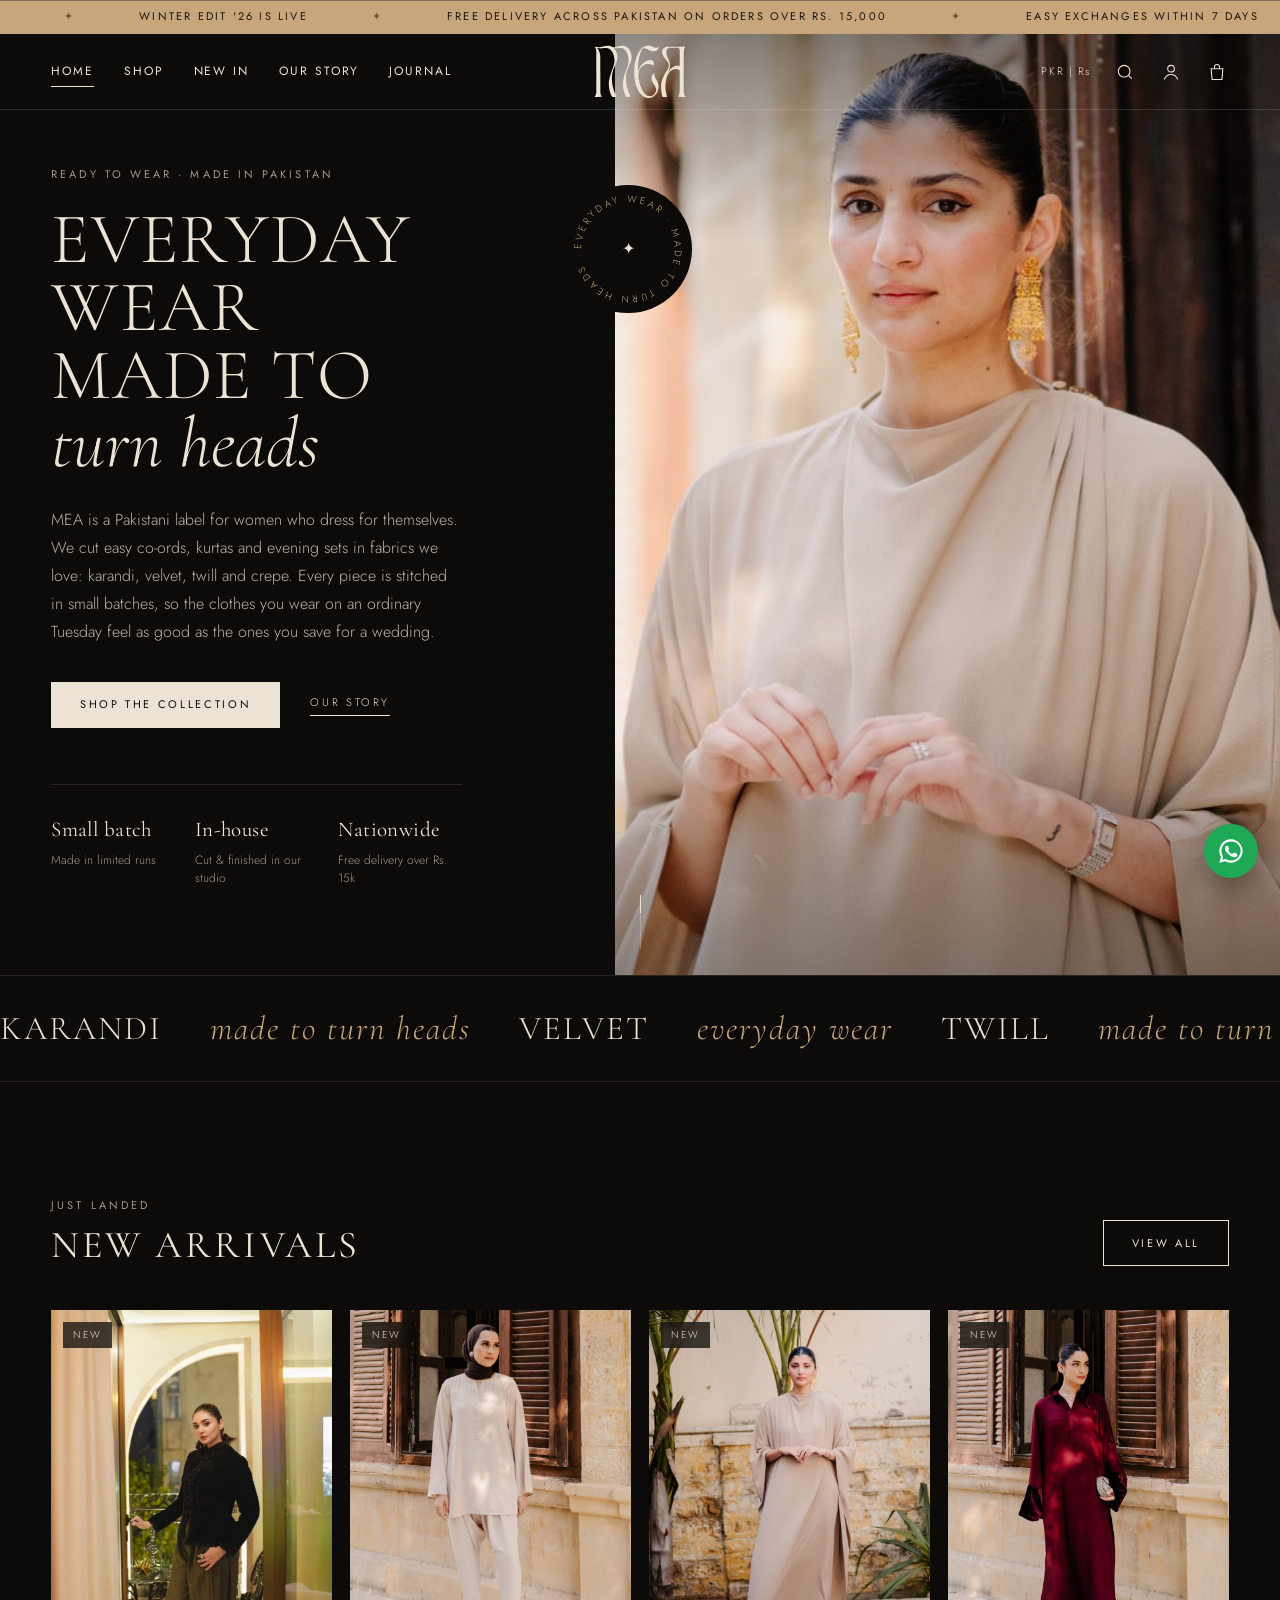
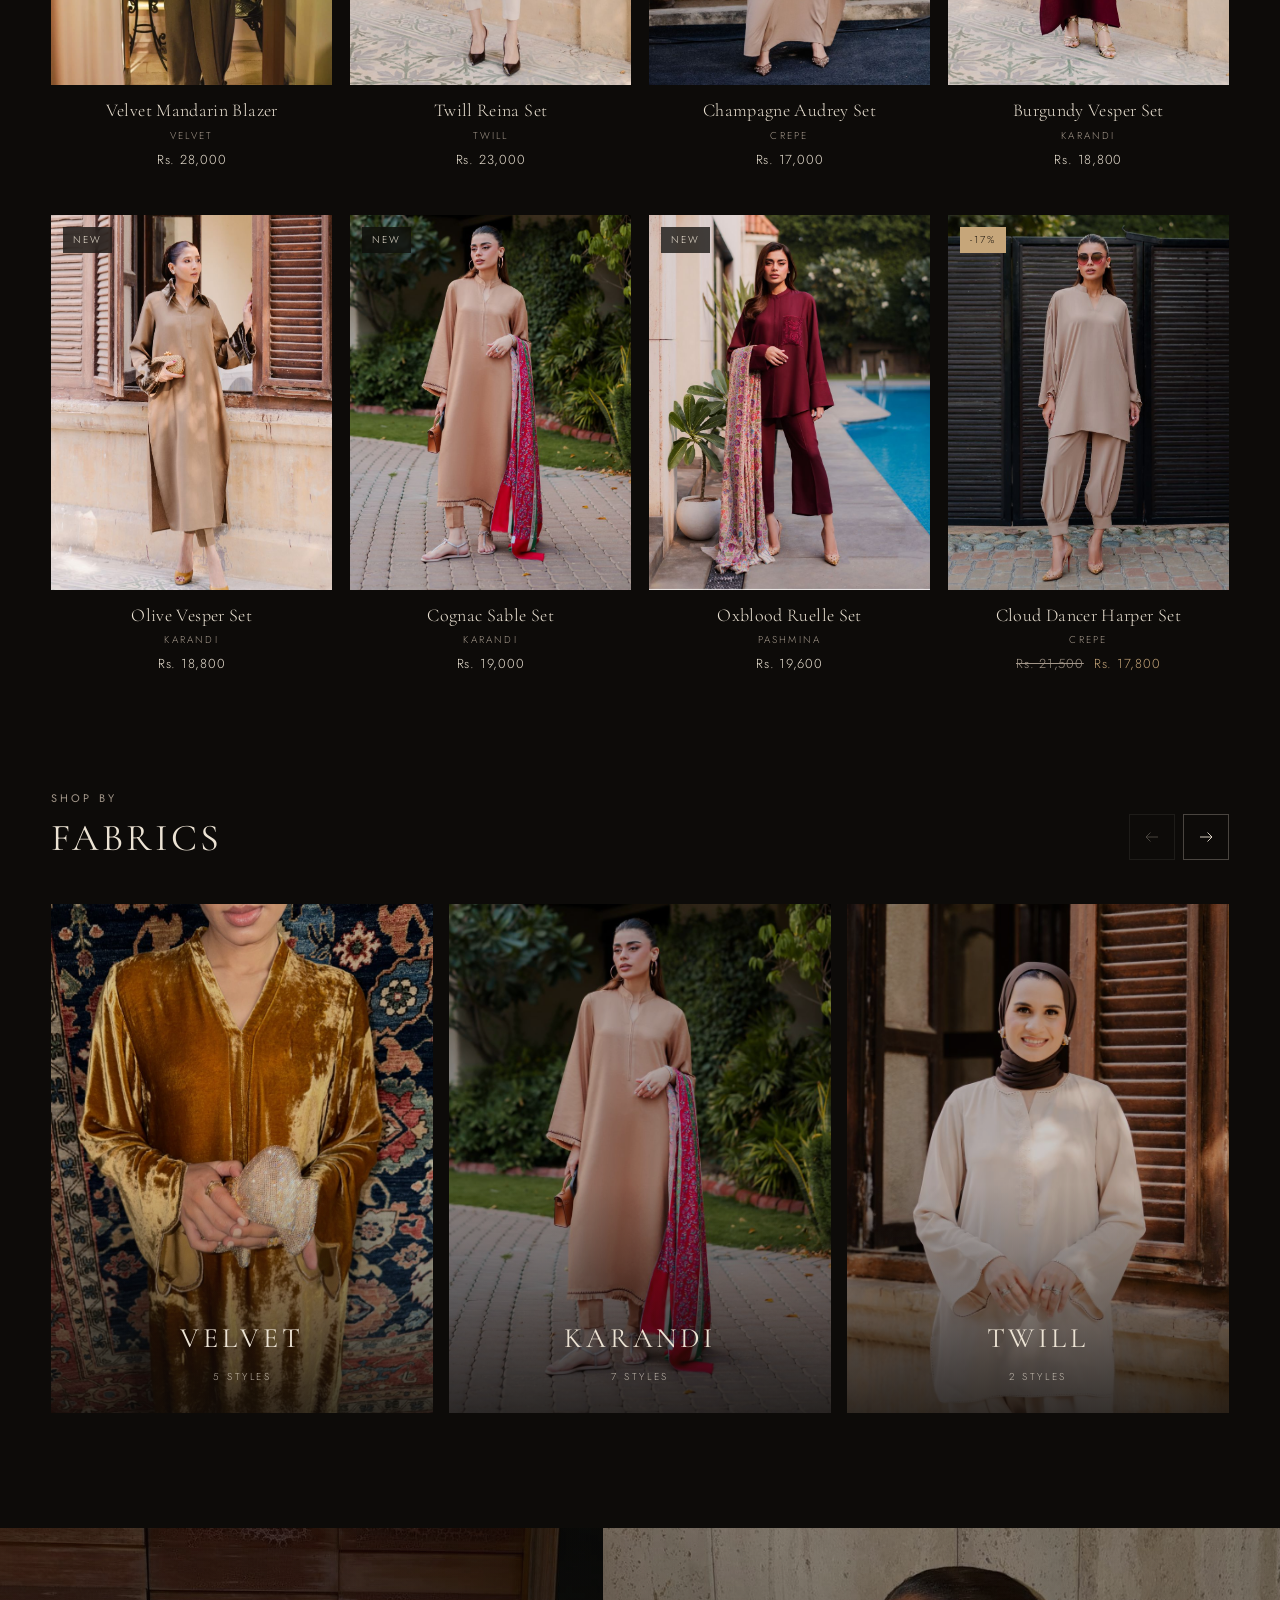
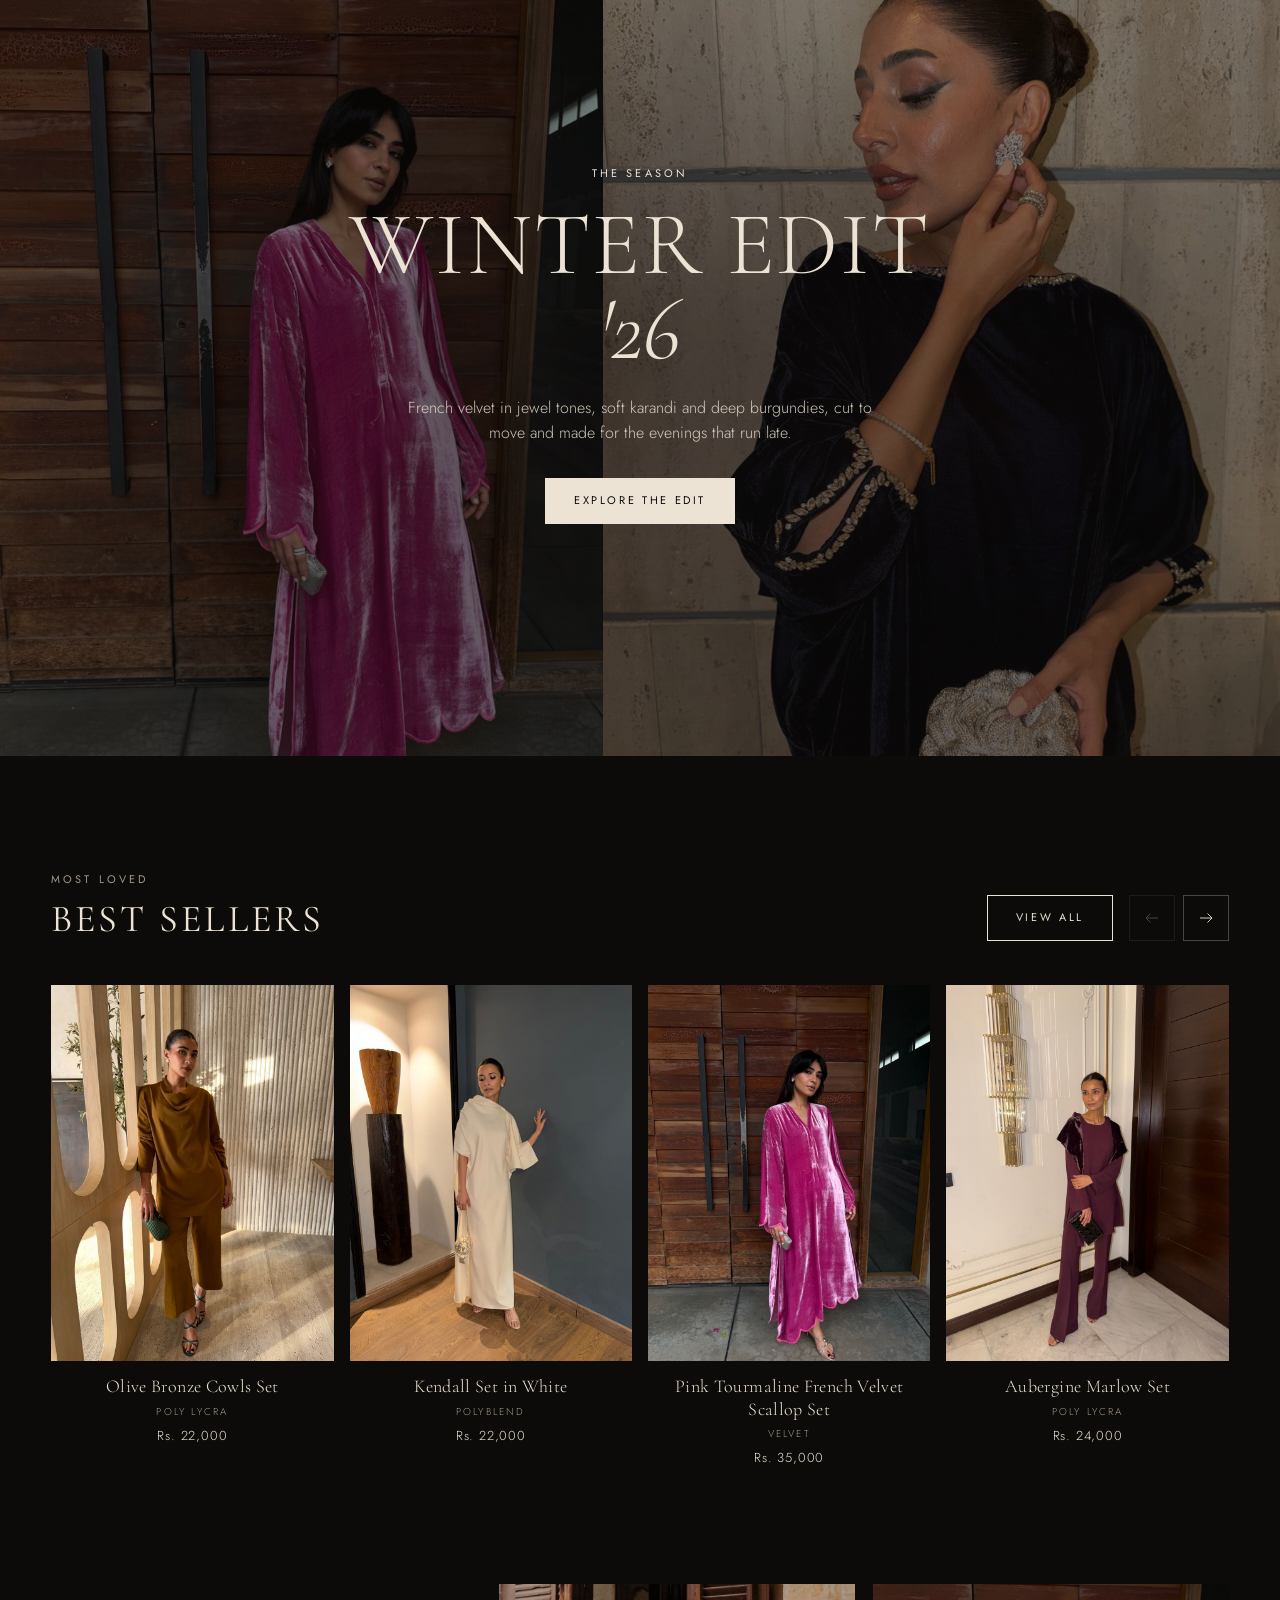
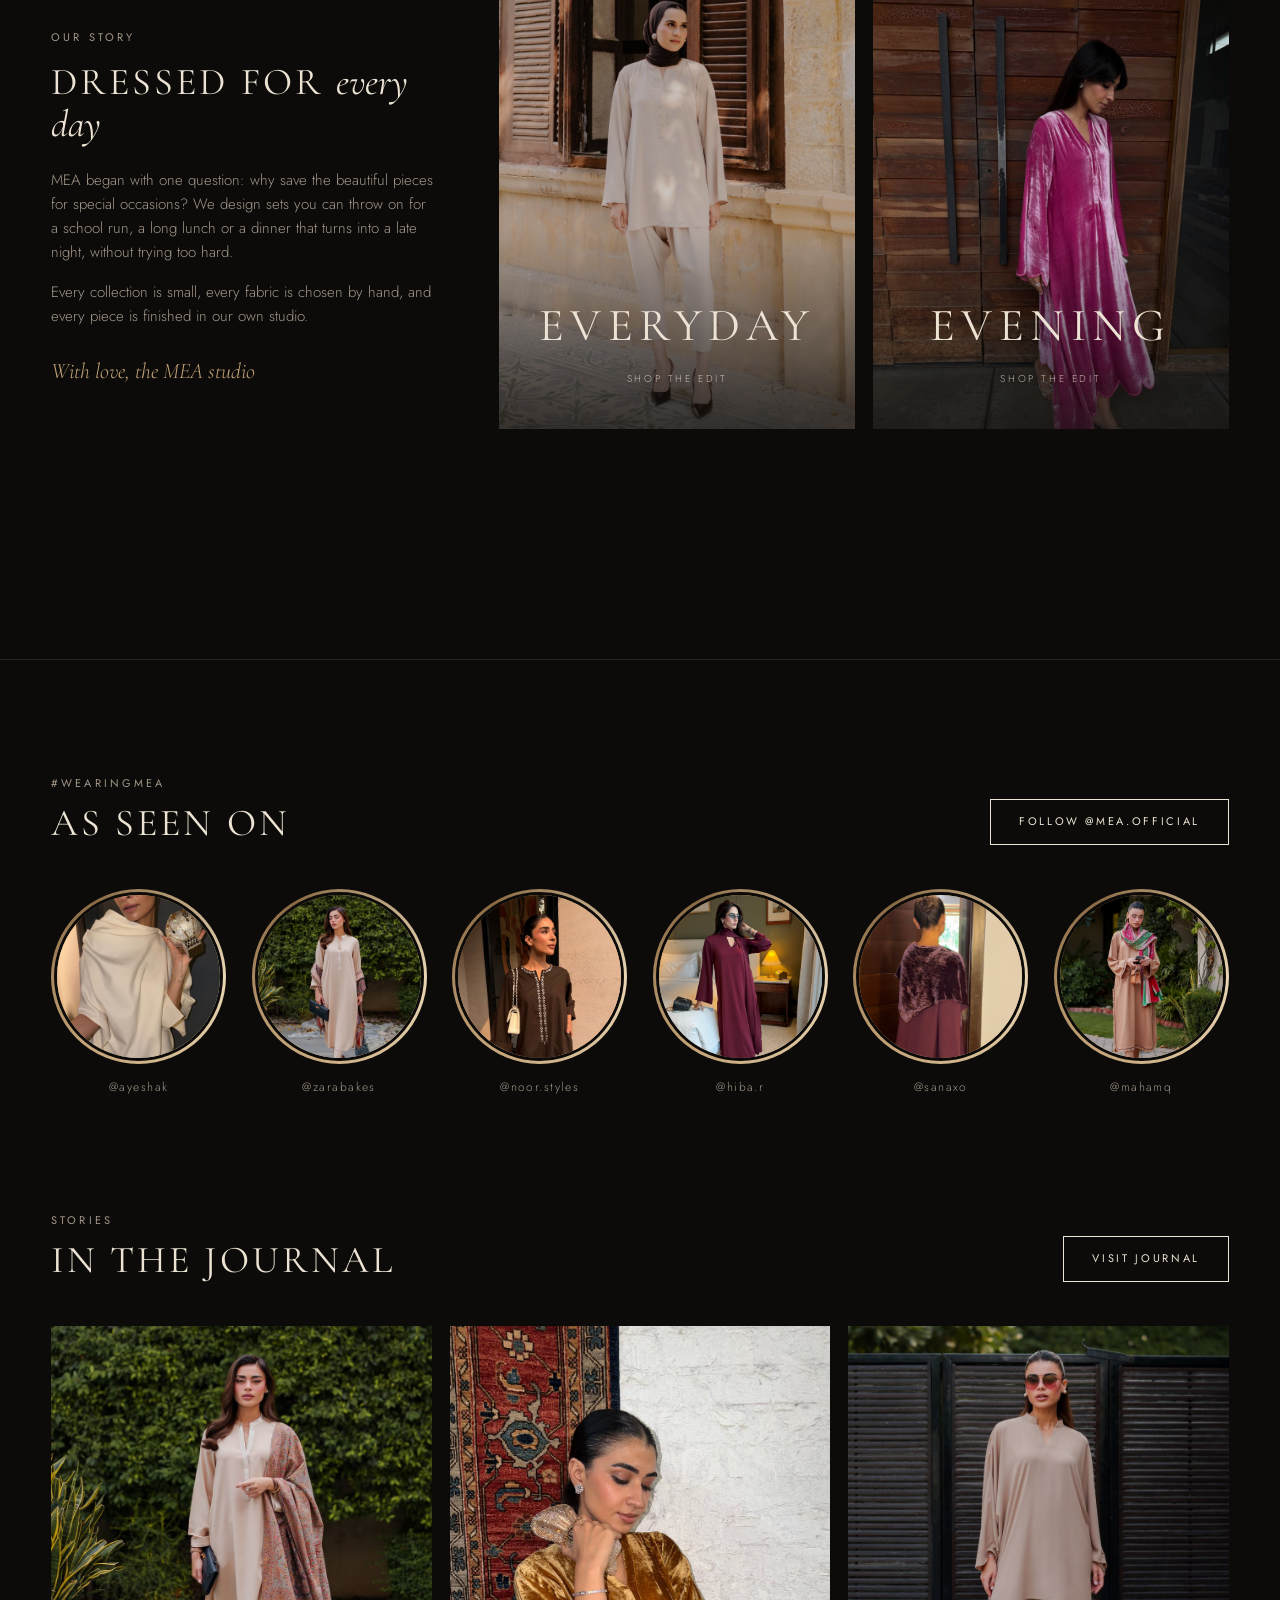
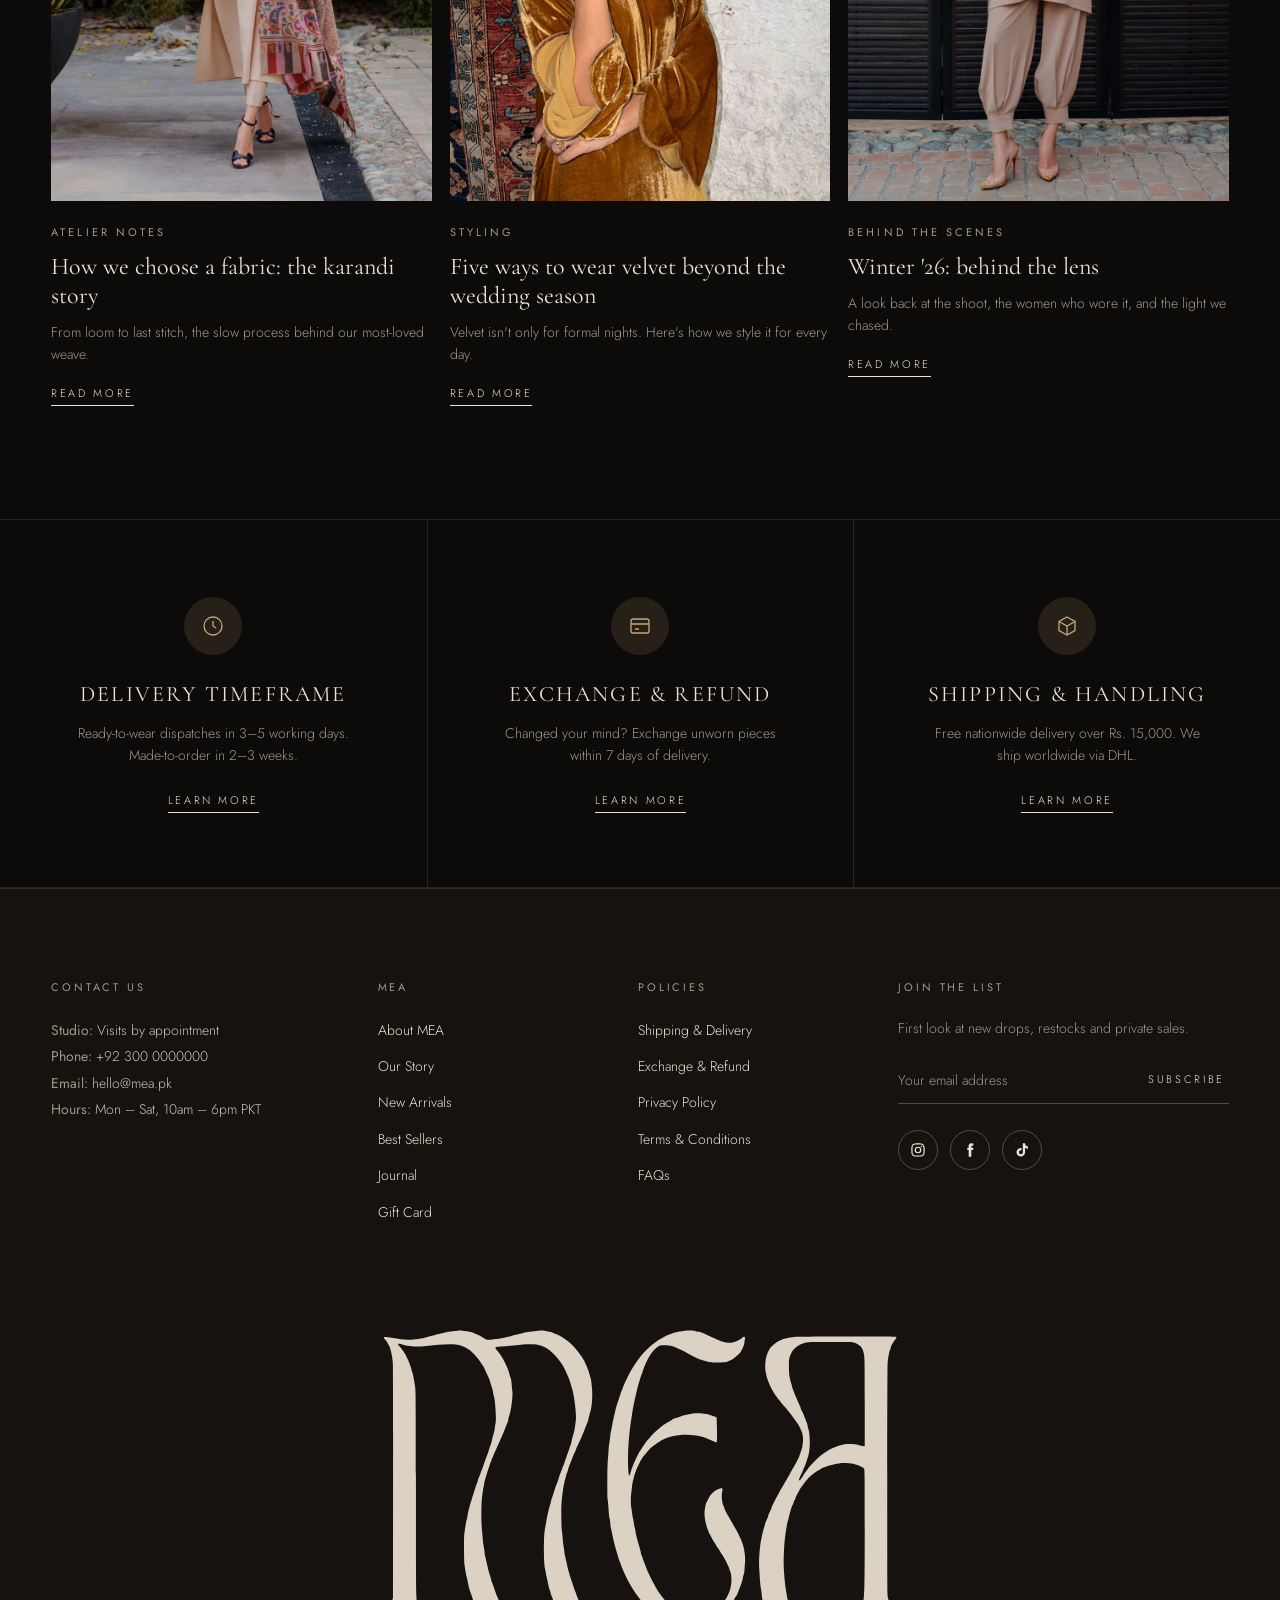
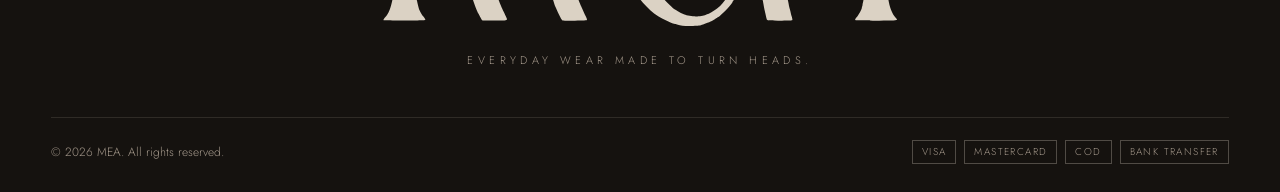
<file: index.html>
<!doctype html>
<html lang="en">
<head>
<meta charset="utf-8">
<meta name="viewport" content="width=device-width, initial-scale=1">
<meta name="theme-color" content="#0d0b09">
<link rel="icon" href="assets/img/mea-logo.svg" type="image/svg+xml">
<link rel="preconnect" href="https://fonts.googleapis.com">
<link rel="preconnect" href="https://fonts.gstatic.com" crossorigin>
<link href="https://fonts.googleapis.com/css2?family=Cormorant+Garamond:ital,wght@0,300;0,400;0,500;1,300;1,400&family=Jost:wght@300;400;500&display=swap" rel="stylesheet">
<link rel="stylesheet" href="css/style.css">
<title>MEA | Everyday Wear Made to Turn Heads</title>
<meta name="description" content="MEA: everyday wear made to turn heads. Co-ord sets, kurtas and evening wear in karandi, velvet, twill and crepe. Made in Pakistan.">
</head>
<body data-page="home" class="has-hero">
<main>
  <section class="about-hero" id="about" aria-label="About MEA">
    <div class="about-hero__copy">
      <span class="eyebrow load-in">Ready to wear · Made in Pakistan</span>
      <h1 class="display load-in">Everyday wear<br>made to <span class="italic">turn heads</span></h1>
      <p class="load-in">MEA is a Pakistani label for women who dress for themselves. We cut easy co-ords, kurtas and evening sets in fabrics we love: karandi, velvet, twill and crepe. Every piece is stitched in small batches, so the clothes you wear on an ordinary Tuesday feel as good as the ones you save for a wedding.</p>
      <div class="about-hero__cta load-in">
        <a class="btn btn--solid" href="shop.html">Shop the collection</a>
        <a class="link-underline" href="#story">Our story</a>
      </div>
      <ul class="about-hero__facts load-in">
        <li><strong>Small batch</strong><span>Made in limited runs</span></li>
        <li><strong>In-house</strong><span>Cut &amp; finished in our studio</span></li>
        <li><strong>Nationwide</strong><span>Free delivery over Rs. 15k</span></li>
      </ul>
    </div>
    <div class="about-hero__media">
      <figure class="about-hero__main"><img src="assets/products/champagne-audrey-set-4.jpg" alt="Woman in a champagne MEA set" fetchpriority="high" data-parallax="0.08"></figure>
      <span class="about-hero__badge" aria-hidden="true"><svg viewBox="0 0 120 120"><defs><path id="circ" d="M60 60m-44 0a44 44 0 1 1 88 0a44 44 0 1 1-88 0"/></defs><text><textPath href="#circ" textLength="272" lengthAdjust="spacing">EVERYDAY WEAR · MADE TO TURN HEADS · </textPath></text></svg></span>
    </div>
    <a class="scroll-cue" href="#new" aria-label="Scroll down"><span></span></a>
  </section>

  <div class="band band--slim" aria-hidden="true"><div class="band__track">
    <span>Karandi</span><span>made to turn heads</span><span>Velvet</span><span>everyday wear</span><span>Twill</span><span>made to turn heads</span><span>Crepe</span><span>everyday wear</span>
    <span>Karandi</span><span>made to turn heads</span><span>Velvet</span><span>everyday wear</span><span>Twill</span><span>made to turn heads</span><span>Crepe</span><span>everyday wear</span>
  </div></div>

  <section class="section" id="new">
    <div class="container">
      <div class="section__head">
        <div><span class="eyebrow">Just landed</span><h2 class="title">New Arrivals</h2></div>
        <a class="btn" href="shop.html?c=new">View all</a>
      </div>
      <div class="grid" id="newGrid"></div>
    </div>
  </section>

  <section class="section" style="padding-top:0">
    <div class="container">
      <div class="section__head">
        <div><span class="eyebrow">Shop by</span><h2 class="title">Fabrics</h2></div>
        <div class="carousel__nav" data-carousel-nav="fabrics"><button type="button" class="arrow" aria-label="Previous"><svg viewBox="0 0 24 24"><path d="M20 12H4m6-6-6 6 6 6"/></svg></button><button type="button" class="arrow" aria-label="Next"><svg viewBox="0 0 24 24"><path d="M4 12h16m-6-6 6 6-6 6"/></svg></button></div>
      </div>
      <div class="carousel carousel--3" data-carousel="fabrics"><div class="carousel__track" id="fabricTrack"></div></div>
    </div>
  </section>

  <section class="campaign" aria-label="Winter Edit 2026">
    <div class="campaign__media">
      <img src="assets/products/pink-tourmaline-french-velvet-scallop-set-1.jpg" alt="" loading="lazy" data-parallax="0.12">
      <img src="assets/products/navy-kelly-kaftaan-2.jpg" alt="" loading="lazy" data-parallax="0.12">
    </div>
    <div class="campaign__copy reveal">
      <span class="eyebrow">The season</span>
      <h2 class="display">Winter Edit <span class="italic">'26</span></h2>
      <p>French velvet in jewel tones, soft karandi and deep burgundies, cut to move and made for the evenings that run late.</p>
      <a class="btn btn--solid" href="shop.html?c=evening">Explore the edit</a>
    </div>
  </section>

  <section class="section">
    <div class="container">
      <div class="section__head">
        <div><span class="eyebrow">Most loved</span><h2 class="title">Best Sellers</h2></div>
        <div style="display:flex;gap:16px;align-items:center">
          <a class="btn" href="shop.html?c=bestseller">View all</a>
          <div class="carousel__nav" data-carousel-nav="best"><button type="button" class="arrow" aria-label="Previous"><svg viewBox="0 0 24 24"><path d="M20 12H4m6-6-6 6 6 6"/></svg></button><button type="button" class="arrow" aria-label="Next"><svg viewBox="0 0 24 24"><path d="M4 12h16m-6-6 6 6-6 6"/></svg></button></div>
        </div>
      </div>
      <div class="carousel" data-carousel="best"><div class="carousel__track" id="bestTrack"></div></div>
    </div>
  </section>

  <section class="section" id="story" style="padding-top:0">
    <div class="container story">
      <div class="story__copy reveal">
        <span class="eyebrow">Our story</span>
        <h2 class="title" style="margin:14px 0 22px">Dressed for <span class="italic">every day</span></h2>
        <p>MEA began with one question: why save the beautiful pieces for special occasions? We design sets you can throw on for a school run, a long lunch or a dinner that turns into a late night, without trying too hard.</p>
        <p>Every collection is small, every fabric is chosen by hand, and every piece is finished in our own studio.</p>
        <div class="signature">With love, the MEA studio</div>
      </div>
      <div class="split" id="split"></div>
    </div>
  </section>

  <section class="section section--line">
    <div class="container">
      <div class="section__head">
        <div><span class="eyebrow">#WearingMEA</span><h2 class="title">As Seen On</h2></div>
        <a class="btn" href="#" data-toast="Links to the brand's Instagram at launch.">Follow @mea.official</a>
      </div>
      <div class="seen" id="seen"></div>
    </div>
  </section>

  <section class="section" id="journal" style="padding-top:0">
    <div class="container">
      <div class="section__head">
        <div><span class="eyebrow">Stories</span><h2 class="title">In the Journal</h2></div>
        <a class="btn" href="#" data-toast="The journal is added at launch.">Visit journal</a>
      </div>
      <div class="grid grid--3" id="journalTrack"></div>
    </div>
  </section>
</main>
<script src="js/vendor/lenis.min.js"></script>
<script src="js/logo.js"></script>
<script src="js/products.js"></script>
<script src="js/app.js"></script>
</body>
</html>
</file>
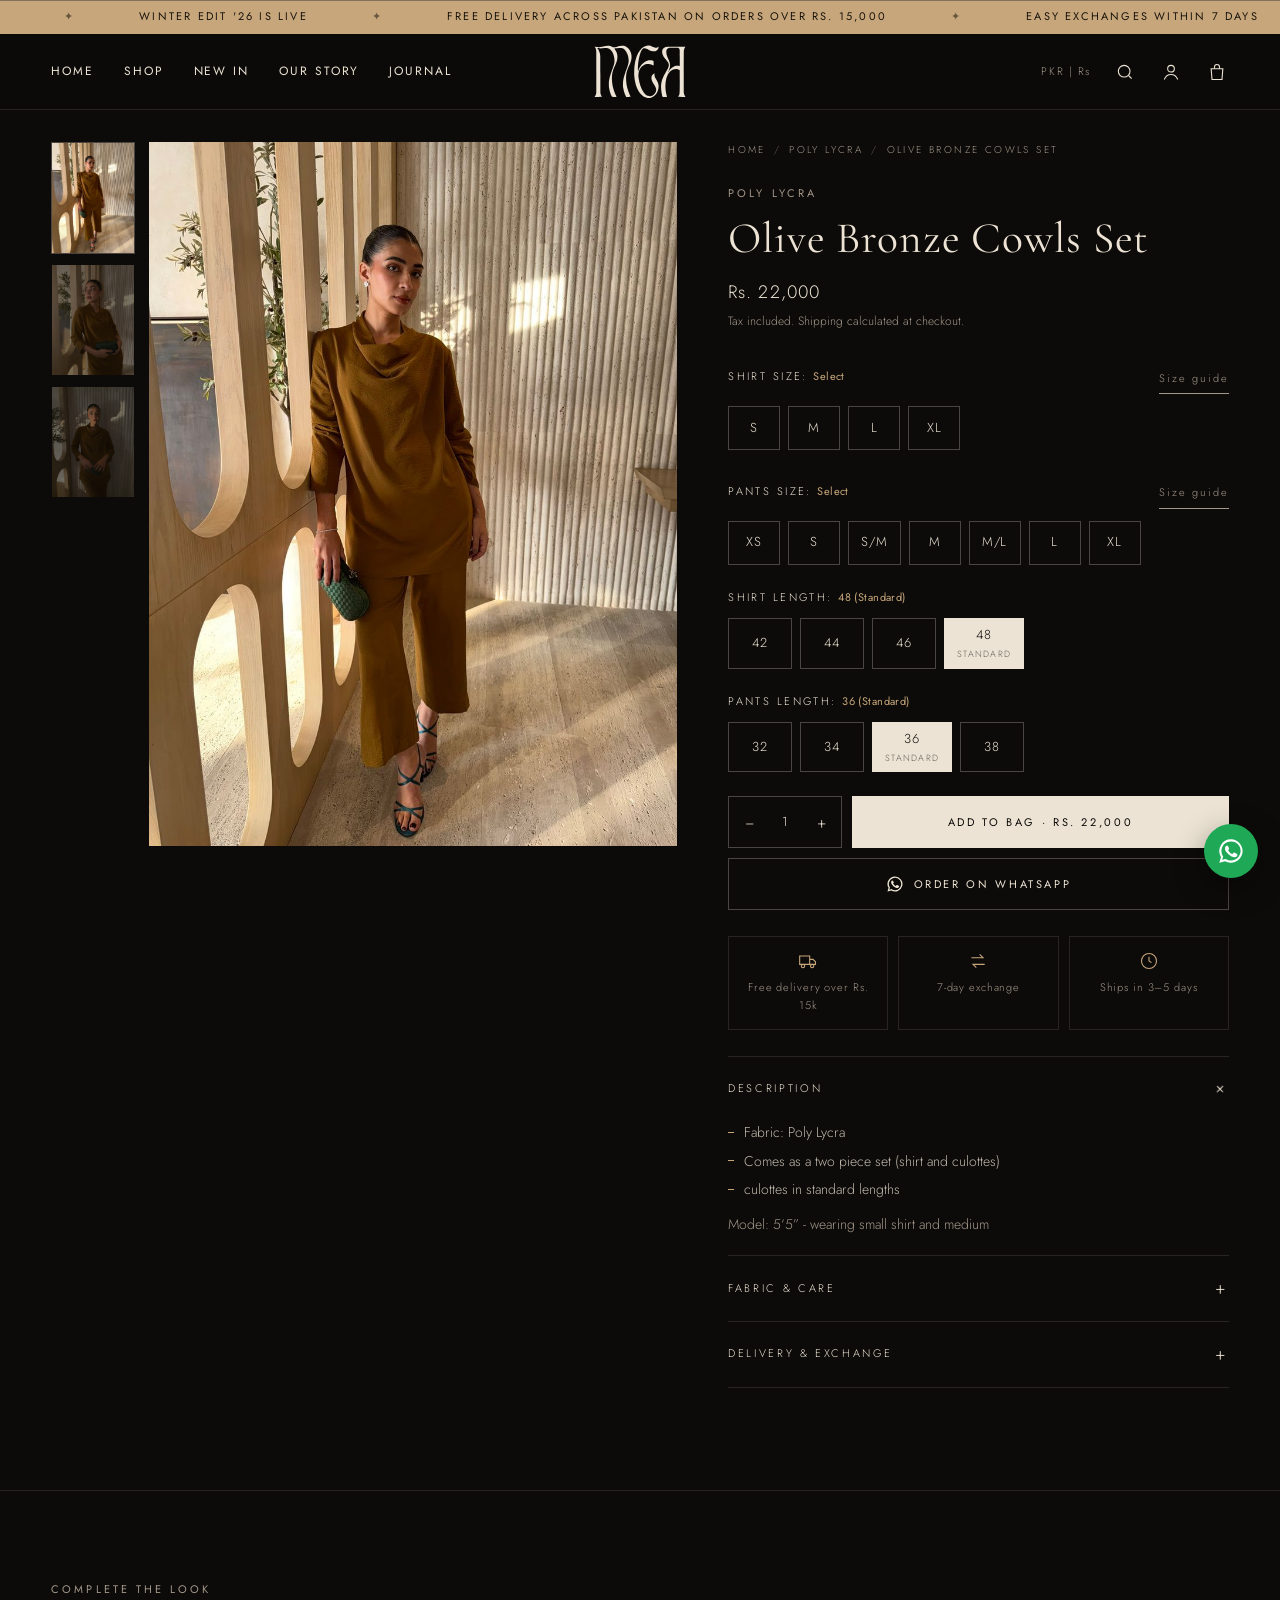
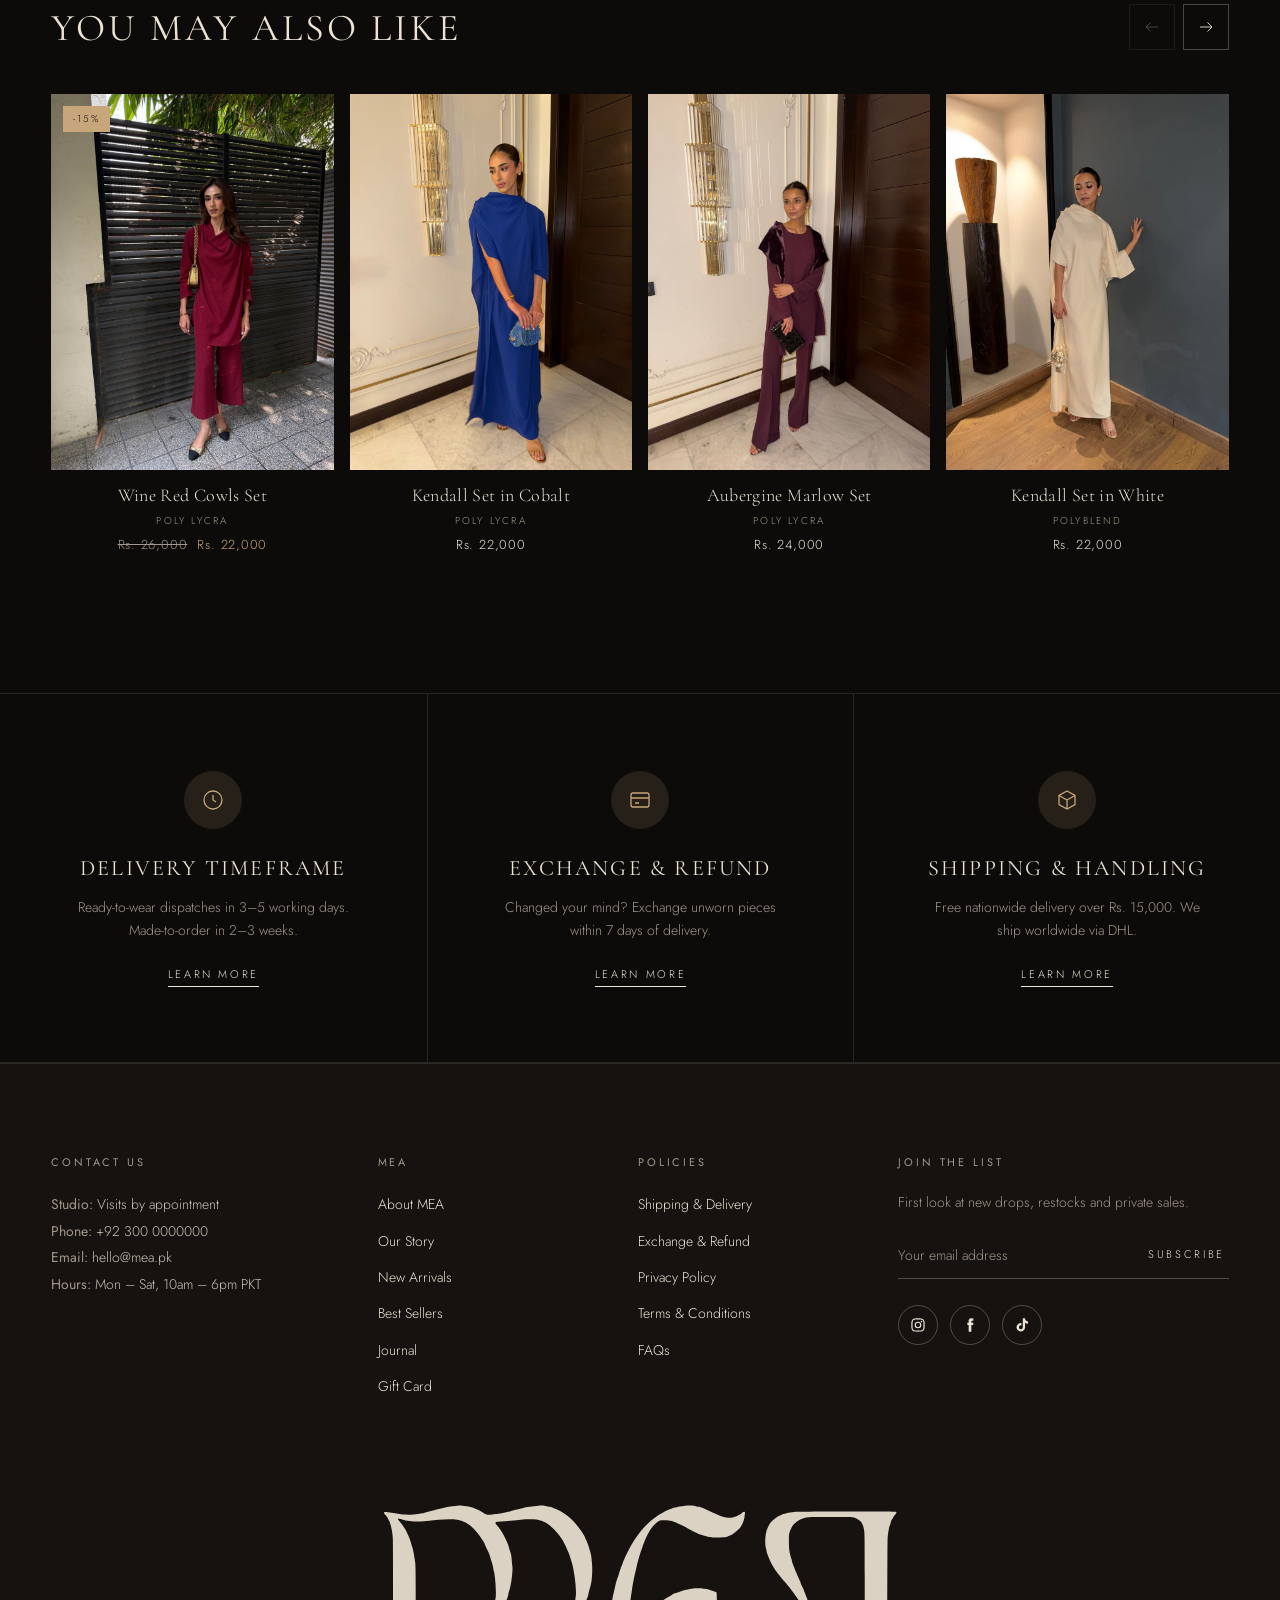
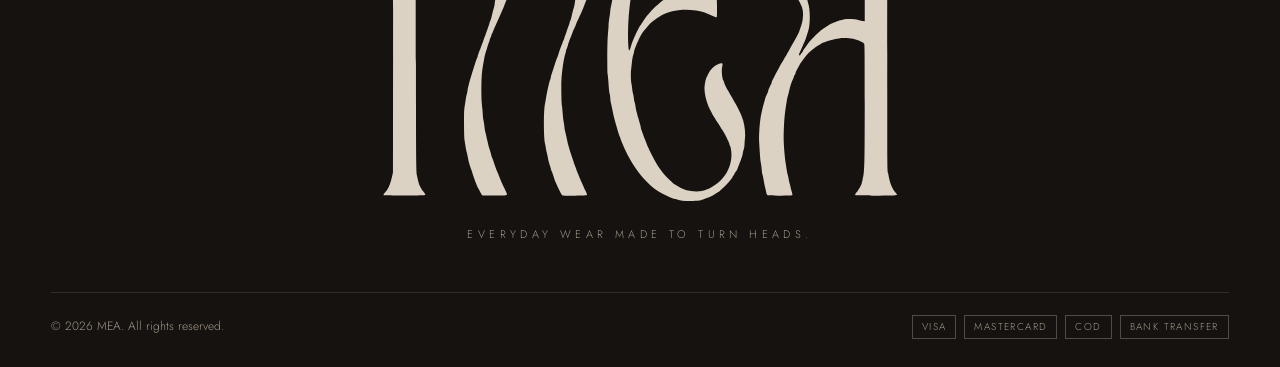
<file: product.html>
<!doctype html>
<html lang="en">
<head>
<meta charset="utf-8">
<meta name="viewport" content="width=device-width, initial-scale=1">
<meta name="theme-color" content="#0d0b09">
<link rel="icon" href="assets/img/mea-logo.svg" type="image/svg+xml">
<link rel="preconnect" href="https://fonts.googleapis.com">
<link rel="preconnect" href="https://fonts.gstatic.com" crossorigin>
<link href="https://fonts.googleapis.com/css2?family=Cormorant+Garamond:ital,wght@0,300;0,400;0,500;1,300;1,400&family=Jost:wght@300;400;500&display=swap" rel="stylesheet">
<link rel="stylesheet" href="css/style.css">
<title>Product | MEA</title>
<meta name="description" content="MEA: everyday wear made to turn heads.">
</head>
<body data-page="product">
<main>
  <div class="container"><div class="pdp" id="pdp"></div></div>
  <section class="section section--border" style="padding-top:clamp(56px,7vw,96px);border-top:1px solid var(--line)">
    <div class="container">
      <div class="section__head">
        <div><span class="eyebrow">Complete the look</span><h2 class="title">You May Also Like</h2></div>
        <div class="carousel__nav" data-carousel-nav="related"><button type="button" class="arrow" aria-label="Previous"><svg viewBox="0 0 24 24"><path d="M20 12H4m6-6-6 6 6 6"/></svg></button><button type="button" class="arrow" aria-label="Next"><svg viewBox="0 0 24 24"><path d="M4 12h16m-6-6 6 6-6 6"/></svg></button></div>
      </div>
      <div class="carousel" data-carousel="related"><div class="carousel__track" id="relatedTrack"></div></div>
    </div>
  </section>
</main>
<script src="js/vendor/lenis.min.js"></script>
<script src="js/logo.js"></script>
<script src="js/products.js"></script>
<script src="js/app.js"></script>
</body>
</html>
</file>
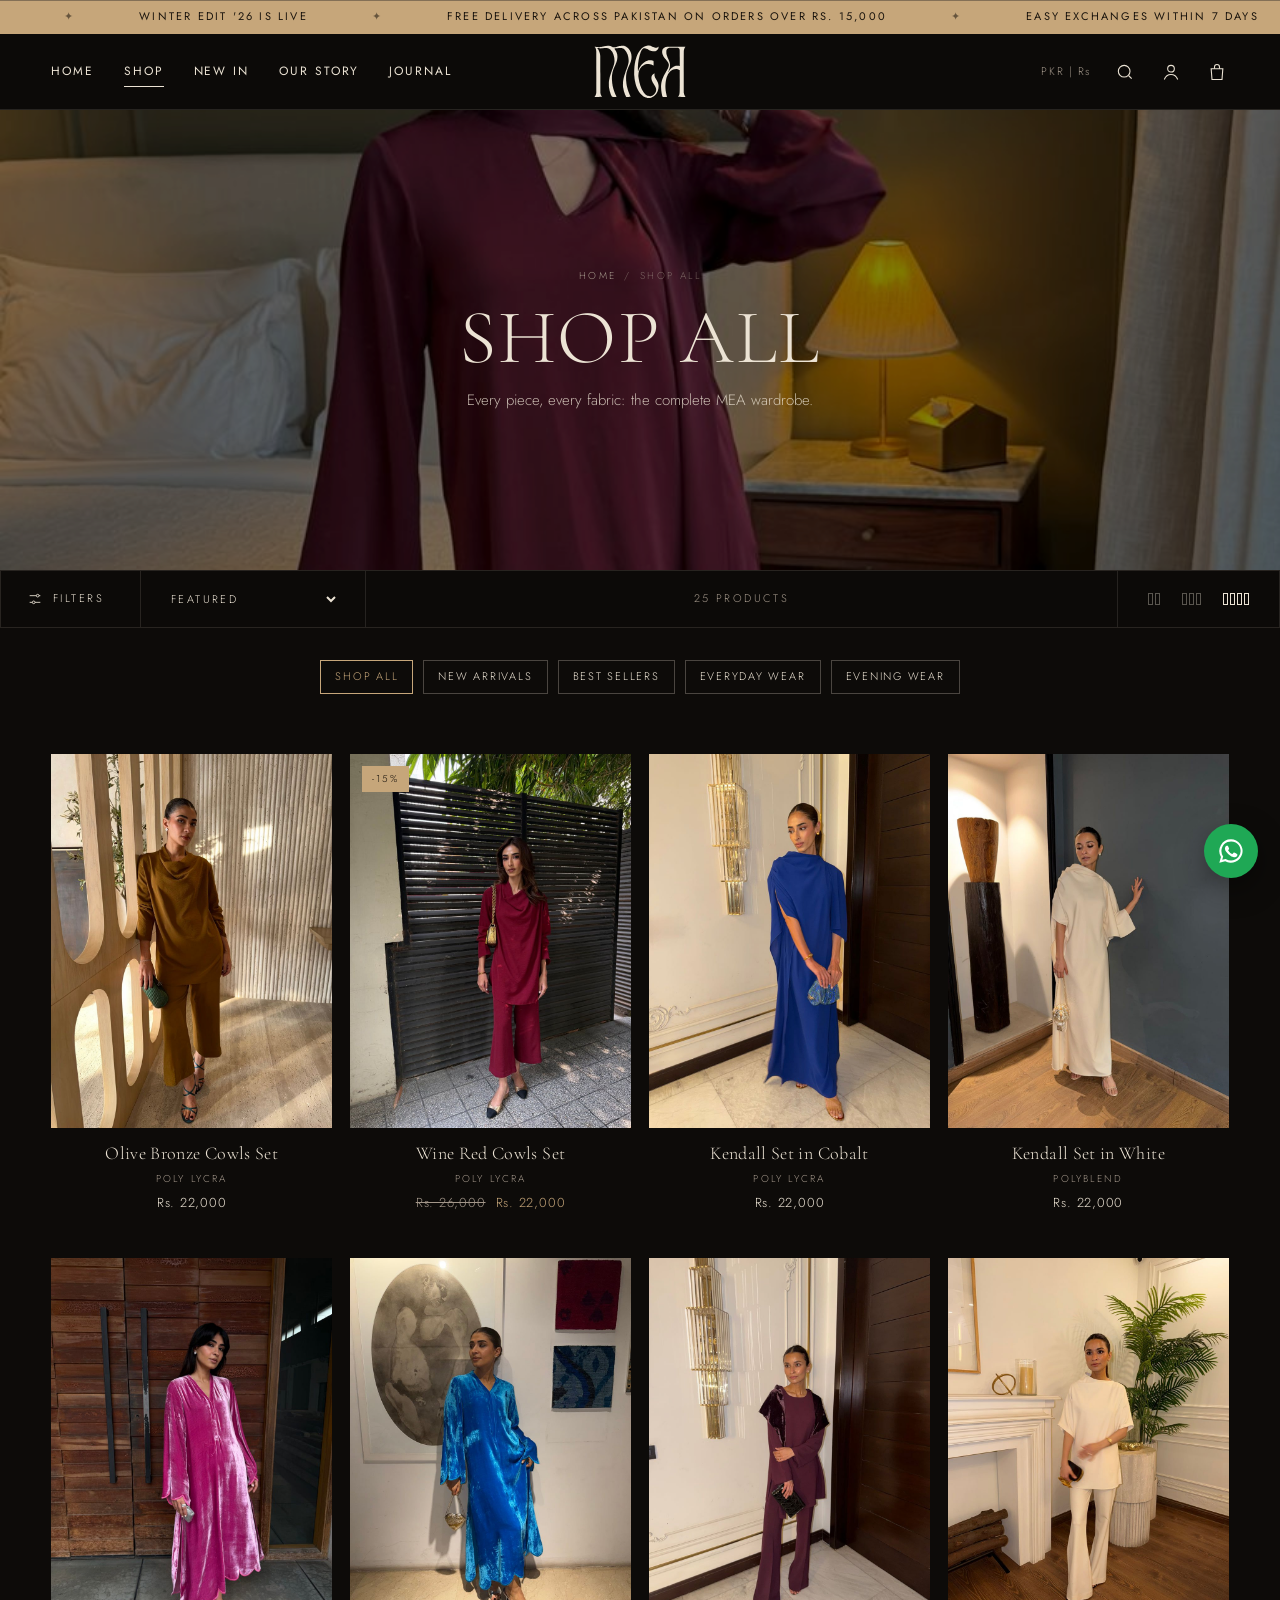
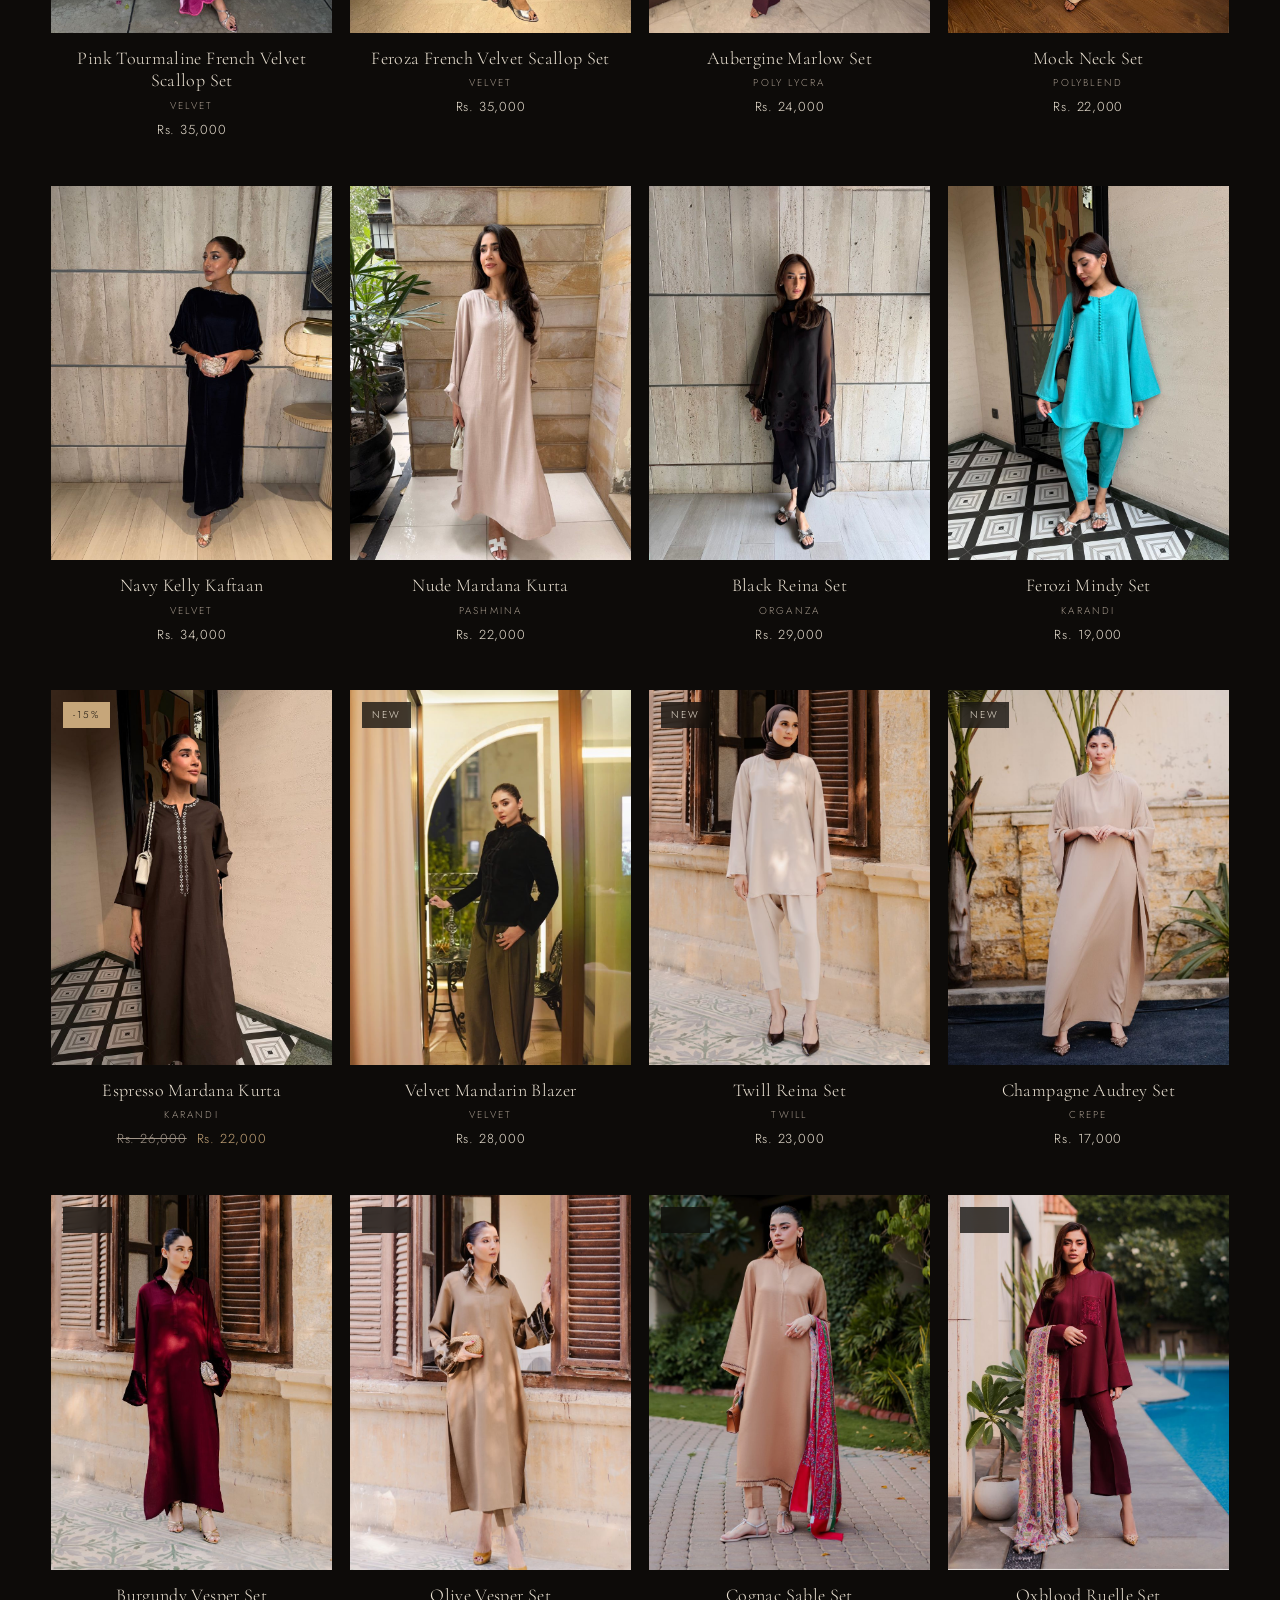
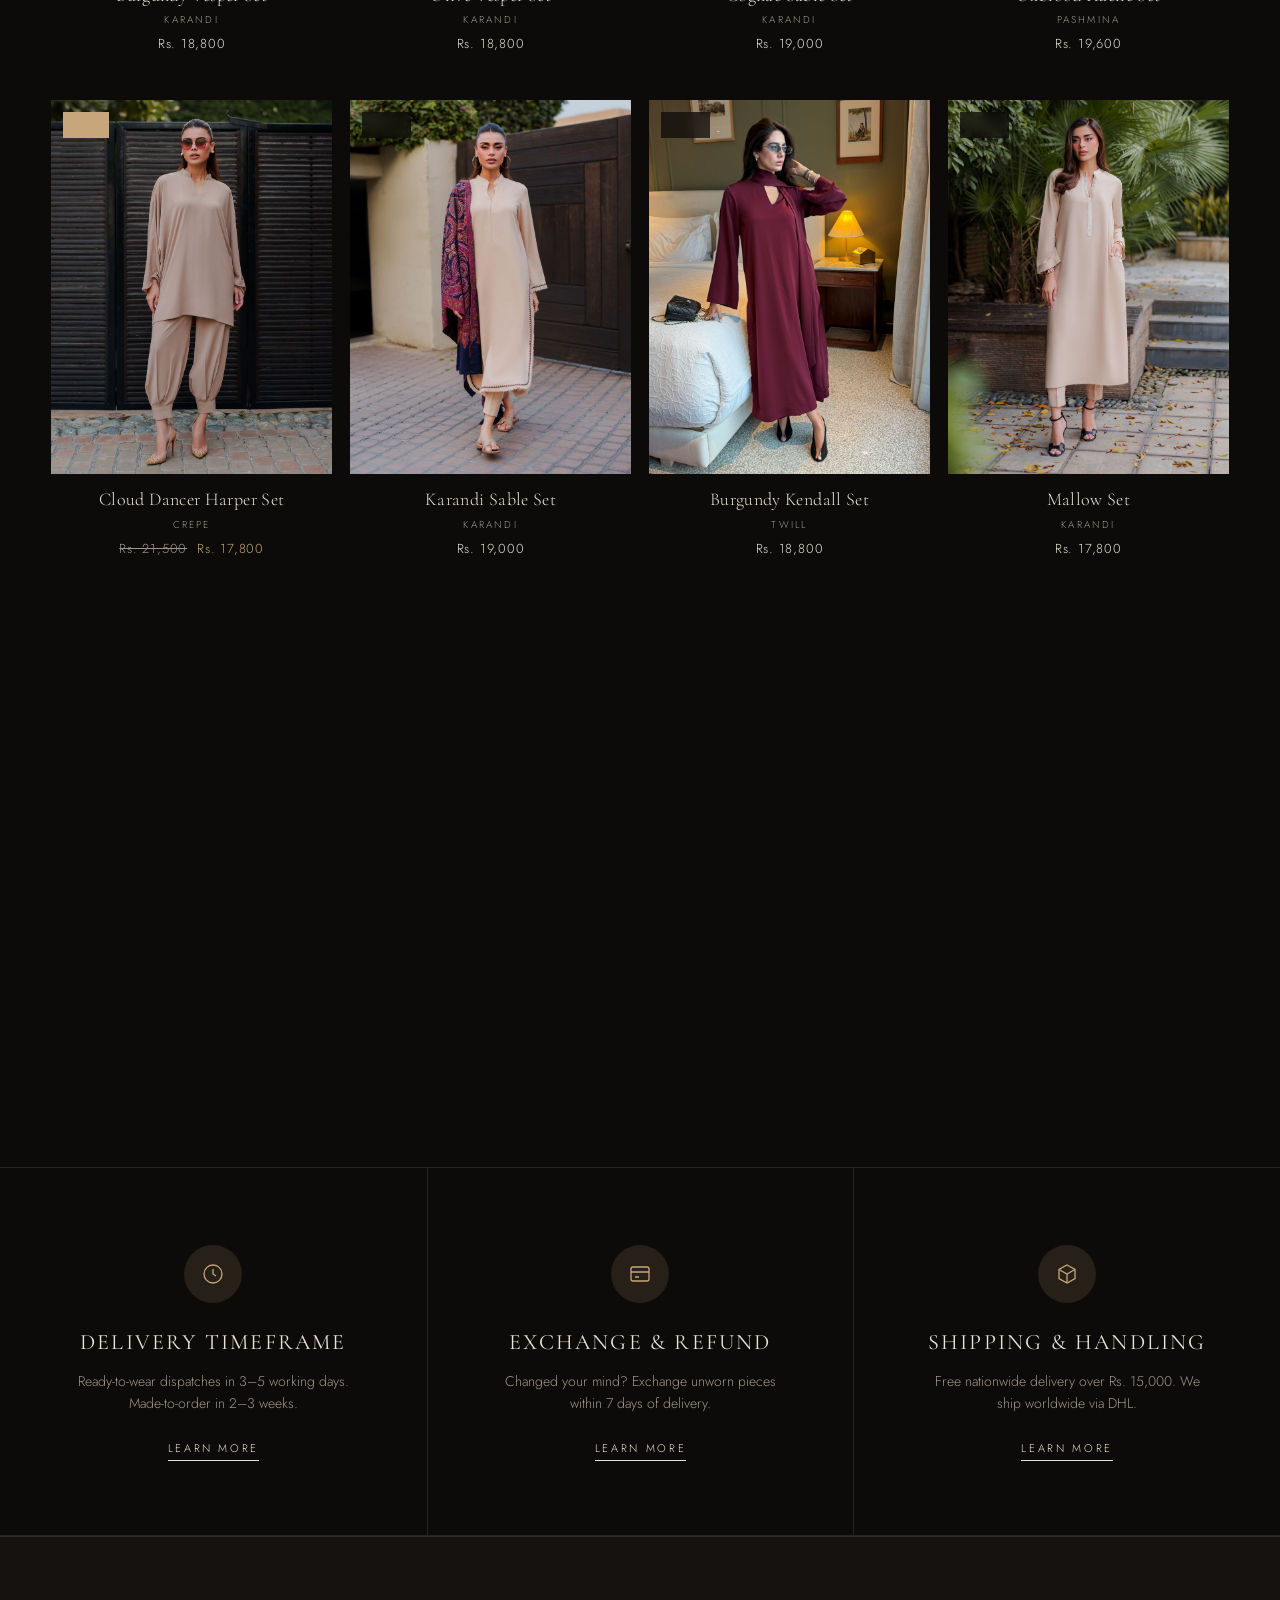
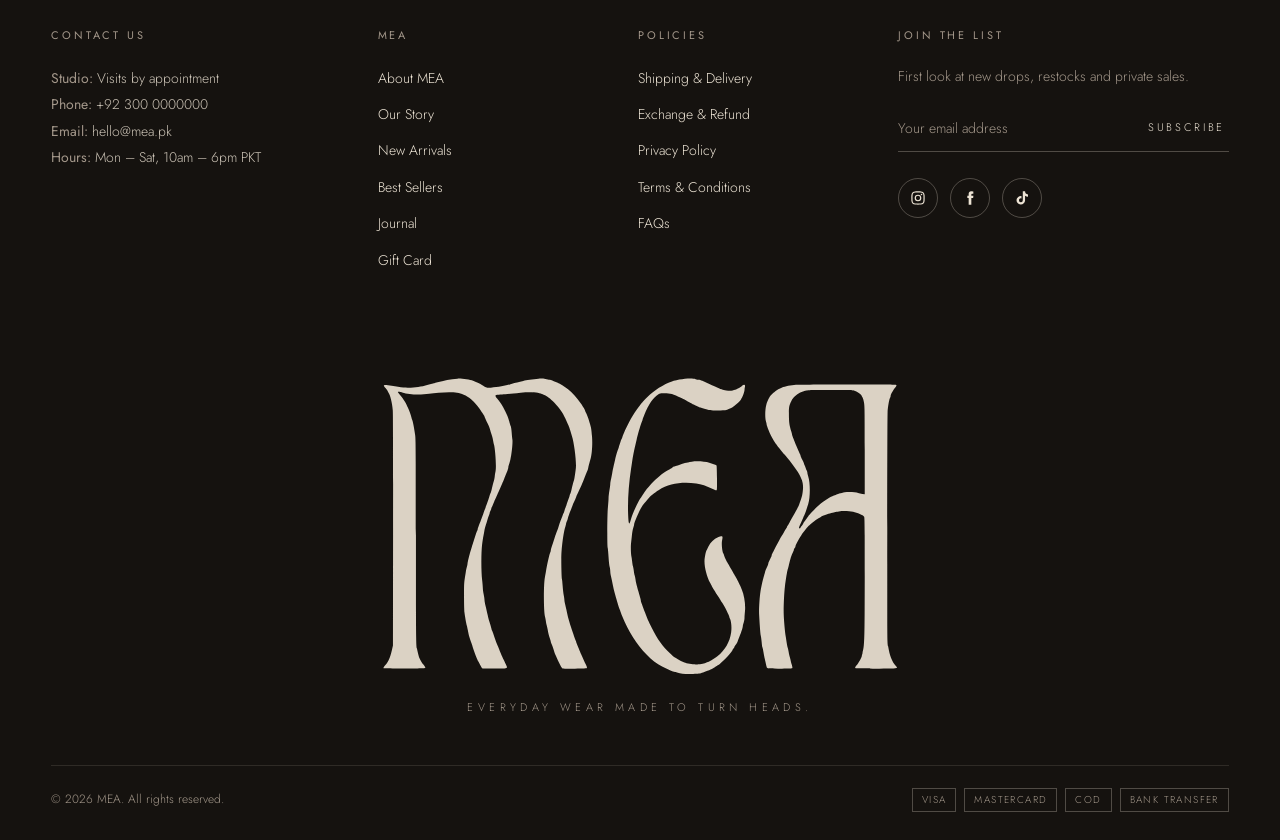
<file: shop.html>
<!doctype html>
<html lang="en">
<head>
<meta charset="utf-8">
<meta name="viewport" content="width=device-width, initial-scale=1">
<meta name="theme-color" content="#0d0b09">
<link rel="icon" href="assets/img/mea-logo.svg" type="image/svg+xml">
<link rel="preconnect" href="https://fonts.googleapis.com">
<link rel="preconnect" href="https://fonts.gstatic.com" crossorigin>
<link href="https://fonts.googleapis.com/css2?family=Cormorant+Garamond:ital,wght@0,300;0,400;0,500;1,300;1,400&family=Jost:wght@300;400;500&display=swap" rel="stylesheet">
<link rel="stylesheet" href="css/style.css">
<title>Shop | MEA</title>
<meta name="description" content="Shop MEA co-ord sets, kurtas and evening wear.">
</head>
<body data-page="shop">
<main>
  <section class="page-banner">
    <img id="bannerImg" src="" alt="">
    <div class="page-banner__copy">
      <nav class="crumbs"><a href="index.html">Home</a><span>/</span><span id="bannerCrumb" style="margin:0">Shop</span></nav>
      <h1 class="display" id="bannerTitle">Shop All</h1>
      <p id="bannerText"></p>
    </div>
  </section>

  <div class="toolbar">
    <div class="container toolbar__inner" style="padding:0">
      <button type="button" data-open="filters"><svg viewBox="0 0 24 24"><path d="M4 7h10M18 7h2M4 17h4M12 17h8"/><circle cx="16" cy="7" r="2"/><circle cx="10" cy="17" r="2"/></svg>Filters <span id="filterCount"></span></button>
      <label><span class="sr-only">Sort by</span>
        <select id="sort">
          <option value="featured">Featured</option>
          <option value="newest">Newest</option>
          <option value="price-asc">Price: low to high</option>
          <option value="price-desc">Price: high to low</option>
          <option value="az">Alphabetical</option>
        </select>
      </label>
      <div class="toolbar__count" id="count"></div>
      <div class="view-toggle">
        <button type="button" data-cols="2" aria-label="2 columns"><i></i><i></i></button>
        <button type="button" data-cols="3" aria-label="3 columns"><i></i><i></i><i></i></button>
        <button type="button" data-cols="4" aria-label="4 columns"><i></i><i></i><i></i><i></i></button>
      </div>
    </div>
  </div>

  <div class="container">
    <div class="collection-tabs" id="tabs"></div>
    <div class="chips-row" id="activeChips"></div>
    <div class="shop-grid">
      <div id="shopGrid" class="grid"></div>
      <div class="empty-state" id="empty" hidden><p>Nothing matches those filters.</p><button type="button" class="btn" id="resetAll">Clear filters</button></div>
    </div>
  </div>
</main>
<script src="js/vendor/lenis.min.js"></script>
<script src="js/logo.js"></script>
<script src="js/products.js"></script>
<script src="js/app.js"></script>
</body>
</html>
</file>
<file: css/style.css>
/* =========================================================
   MEA — Everyday wear made to turn heads.
   Dark theme storefront (static sample)
   ========================================================= */

:root {
  --bg: #0d0b09;
  --bg-2: #15120f;
  --bg-3: #1d1915;
  --line: rgba(233, 223, 207, 0.12);
  --line-strong: rgba(233, 223, 207, 0.28);
  --text: #ece3d4;
  --muted: #a3978a;
  --accent: #c6a67a;
  --accent-soft: rgba(198, 166, 122, 0.14);
  --danger: #d48a7a;

  --serif: "Cormorant Garamond", "Times New Roman", serif;
  --sans: "Jost", "Helvetica Neue", Arial, sans-serif;

  --gutter: clamp(16px, 4vw, 56px);
  --max: 1440px;
  --header-h: 76px;
  --ease: cubic-bezier(.22, .61, .36, 1);
}

*, *::before, *::after { box-sizing: border-box; }
html { -webkit-text-size-adjust: 100%; scroll-behavior: smooth; }
body {
  margin: 0;
  background: var(--bg);
  color: var(--text);
  font-family: var(--sans);
  font-weight: 300;
  font-size: 15px;
  line-height: 1.6;
  -webkit-font-smoothing: antialiased;
  overflow-x: hidden;
}
body.no-scroll { overflow: hidden; }
img { display: block; max-width: 100%; }
a { color: inherit; text-decoration: none; }
button { font: inherit; color: inherit; background: none; border: 0; cursor: pointer; padding: 0; }
input, select, textarea { font: inherit; color: inherit; }
ul { list-style: none; margin: 0; padding: 0; }
h1, h2, h3, h4 { margin: 0; font-weight: 400; }
::selection { background: var(--accent); color: var(--bg); }
:focus-visible { outline: 1px solid var(--accent); outline-offset: 3px; }

.container { width: 100%; max-width: var(--max); margin: 0 auto; padding: 0 var(--gutter); }
.sr-only { position: absolute; width: 1px; height: 1px; overflow: hidden; clip: rect(0 0 0 0); white-space: nowrap; }

/* ---------- Type helpers ---------- */
.eyebrow {
  font-family: var(--sans);
  font-size: 11px;
  font-weight: 400;
  letter-spacing: .28em;
  text-transform: uppercase;
  color: var(--muted);
}
.title {
  font-family: var(--serif);
  font-size: clamp(26px, 3vw, 38px);
  letter-spacing: .08em;
  text-transform: uppercase;
  line-height: 1.1;
}
.display {
  font-family: var(--serif);
  font-weight: 300;
  font-size: clamp(44px, 7vw, 104px);
  line-height: .95;
  letter-spacing: .02em;
  text-transform: uppercase;
}
.italic { font-style: italic; text-transform: none; letter-spacing: 0; }

/* ---------- Buttons ---------- */
.btn {
  display: inline-flex; align-items: center; justify-content: center; gap: 10px;
  height: 46px; padding: 0 28px;
  font-size: 11px; font-weight: 400; letter-spacing: .24em; text-transform: uppercase;
  border: 1px solid var(--text);
  transition: background .35s var(--ease), color .35s var(--ease), border-color .35s var(--ease);
  white-space: nowrap;
}
.btn:hover { background: var(--text); color: var(--bg); }
.btn--solid { background: var(--text); color: var(--bg); }
.btn--solid:hover { background: var(--accent); border-color: var(--accent); color: var(--bg); }
.btn--sm { height: 36px; padding: 0 18px; font-size: 10px; }
.btn--block { width: 100%; }
.btn[disabled] { opacity: .4; pointer-events: none; }
.link-underline {
  font-size: 11px; letter-spacing: .24em; text-transform: uppercase;
  padding-bottom: 4px; border-bottom: 1px solid currentColor;
  transition: color .3s, border-color .3s;
}
.link-underline:hover { color: var(--accent); }

/* ---------- Announcement bar ---------- */
.announce {
  position: relative; z-index: 60;
  background: var(--accent); color: #1a140d;
  font-size: 11px; letter-spacing: .2em; text-transform: uppercase; font-weight: 400;
  height: 34px; overflow: hidden; display: flex; align-items: center;
}
.announce__track { display: flex; gap: 64px; white-space: nowrap; animation: marquee 38s linear infinite; padding-left: 64px; }
.announce__track span::before { content: "✦"; margin-right: 64px; opacity: .55; }
@keyframes marquee { to { transform: translateX(-50%); } }

/* ---------- Header ---------- */
.header {
  position: sticky; top: 0; z-index: 50;
  height: var(--header-h);
  transition: background .4s var(--ease), border-color .4s var(--ease), transform .4s var(--ease);
  border-bottom: 1px solid var(--line);
  background: rgba(13, 11, 9, .92);
  backdrop-filter: blur(14px);
  -webkit-backdrop-filter: blur(14px);
}
.header--overlay { position: fixed; left: 0; right: 0; top: 34px; background: transparent; border-color: rgba(255,255,255,.14); backdrop-filter: none; -webkit-backdrop-filter: none; }
.header--overlay.is-solid { top: 0; background: rgba(13, 11, 9, .92); border-color: var(--line); backdrop-filter: blur(14px); -webkit-backdrop-filter: blur(14px); }
.header__inner { height: 100%; display: grid; grid-template-columns: 1fr auto 1fr; align-items: center; gap: 24px; }
.nav { display: flex; gap: 30px; align-items: center; height: 100%; }
.nav > li { height: 100%; display: flex; align-items: center; }
.nav a, .nav button {
  font-size: 12px; letter-spacing: .16em; text-transform: uppercase; font-weight: 400;
  position: relative; padding: 6px 0;
}
.nav a::after, .nav button::after {
  content: ""; position: absolute; left: 0; bottom: 0; height: 1px; width: 100%;
  background: currentColor; transform: scaleX(0); transform-origin: right; transition: transform .4s var(--ease);
}
.nav a:hover::after, .nav button:hover::after, .nav a.is-active::after { transform: scaleX(1); transform-origin: left; }
.logo { display: block; color: var(--text); width: 92px; transition: color .3s; }
.logo:hover { color: var(--accent); }
.logo svg { width: 100%; height: auto; display: block; }
.header__actions { display: flex; justify-content: flex-end; align-items: center; gap: 22px; }
.icon-btn { position: relative; display: inline-flex; align-items: center; justify-content: center; width: 24px; height: 24px; transition: color .3s; }
.icon-btn:hover { color: var(--accent); }
.icon-btn svg { width: 20px; height: 20px; stroke: currentColor; fill: none; stroke-width: 1.3; }
.currency { font-size: 11px; letter-spacing: .14em; color: var(--muted); }
.bag-count {
  position: absolute; top: -7px; right: -9px; min-width: 17px; height: 17px; padding: 0 4px;
  border-radius: 9px; background: var(--accent); color: #1a140d;
  font-size: 10px; font-weight: 500; line-height: 17px; text-align: center;
  transform: scale(0); transition: transform .3s var(--ease);
}
.bag-count.has-items { transform: scale(1); }
.menu-toggle { display: none; }

/* Mega menu */
.has-mega { position: static; }
.mega {
  position: absolute; left: 0; right: 0; top: 100%;
  background: var(--bg-2); border-top: 1px solid var(--line); border-bottom: 1px solid var(--line);
  opacity: 0; visibility: hidden; transform: translateY(-8px);
  transition: opacity .35s var(--ease), transform .35s var(--ease), visibility .35s;
}
.has-mega:hover .mega, .has-mega:focus-within .mega { opacity: 1; visibility: visible; transform: none; }
.mega__inner { display: grid; grid-template-columns: repeat(3, 1fr) 1.3fr 1.3fr; gap: 40px; padding-top: 40px; padding-bottom: 44px; }
.mega h4 { font-family: var(--sans); font-size: 11px; letter-spacing: .24em; text-transform: uppercase; color: var(--muted); margin-bottom: 18px; font-weight: 400; }
.mega li + li { margin-top: 10px; }
.mega .mega__links a { font-family: var(--serif); font-size: 20px; letter-spacing: .02em; text-transform: none; padding: 0; }
.mega .mega__links a::after { display: none; }
.mega .mega__links a:hover { color: var(--accent); }
.mega__card { position: relative; display: block; overflow: hidden; aspect-ratio: 4/5; }
.mega__card img { width: 100%; height: 100%; object-fit: cover; transition: transform 1.2s var(--ease); }
.mega__card:hover img { transform: scale(1.05); }
.mega__card span { position: absolute; left: 18px; bottom: 16px; font-family: var(--serif); font-size: 22px; letter-spacing: .06em; text-transform: uppercase; }
.mega__card::after { display: none; }

/* ---------- Mobile drawer ---------- */
.drawer {
  position: fixed; top: 0; bottom: 0; z-index: 90; width: min(420px, 92vw);
  background: var(--bg-2); display: flex; flex-direction: column;
  transition: transform .5s var(--ease);
}
.drawer--left { left: 0; transform: translateX(-100%); border-right: 1px solid var(--line); }
.drawer--right { right: 0; transform: translateX(100%); border-left: 1px solid var(--line); }
.drawer.is-open { transform: none; }
.drawer__head { display: flex; align-items: center; justify-content: space-between; padding: 22px 24px; border-bottom: 1px solid var(--line); }
.drawer__head h3 { font-family: var(--serif); font-size: 22px; letter-spacing: .1em; text-transform: uppercase; }
.drawer__body { flex: 1; overflow-y: auto; padding: 8px 24px 24px; }
.drawer__foot { border-top: 1px solid var(--line); padding: 20px 24px 24px; }
.overlay {
  position: fixed; inset: 0; z-index: 80; background: rgba(0, 0, 0, .6);
  opacity: 0; visibility: hidden; transition: opacity .4s, visibility .4s;
}
.overlay.is-open { opacity: 1; visibility: visible; }
.mnav a, .mnav summary { display: flex; justify-content: space-between; align-items: center; padding: 16px 0; border-bottom: 1px solid var(--line); font-family: var(--serif); font-size: 22px; letter-spacing: .06em; text-transform: uppercase; cursor: pointer; list-style: none; }
.mnav summary::-webkit-details-marker { display: none; }
.mnav summary::after { content: "+"; font-family: var(--sans); font-weight: 300; }
.mnav details[open] summary::after { content: "–"; }
.mnav details a { font-family: var(--sans); font-size: 13px; letter-spacing: .16em; padding: 12px 0 12px 14px; color: var(--muted); }

/* ---------- Search ---------- */
.search {
  position: fixed; inset: 0 0 auto 0; z-index: 95; background: var(--bg-2);
  border-bottom: 1px solid var(--line);
  transform: translateY(-100%); transition: transform .5s var(--ease);
  max-height: 100vh; overflow-y: auto;
}
.search.is-open { transform: none; }
.search__bar { display: flex; align-items: center; gap: 16px; padding-top: 28px; padding-bottom: 22px; border-bottom: 1px solid var(--line); }
.search__bar input { flex: 1; background: none; border: 0; outline: 0; font-family: var(--serif); font-size: clamp(24px, 3.2vw, 40px); letter-spacing: .02em; padding: 6px 0; min-width: 0; }
.search__bar input::placeholder { color: var(--muted); opacity: .6; }
.search__results { display: grid; grid-template-columns: repeat(5, 1fr); gap: 16px; padding-top: 24px; padding-bottom: 32px; }
.search__empty { color: var(--muted); padding: 24px 0 32px; }
.search__hint { display: flex; flex-wrap: wrap; gap: 10px; padding: 22px 0 32px; align-items: center; }
.chip { border: 1px solid var(--line-strong); padding: 7px 14px; font-size: 11px; letter-spacing: .16em; text-transform: uppercase; transition: border-color .3s, color .3s; }
.chip:hover, .chip.is-active { border-color: var(--accent); color: var(--accent); }

/* ---------- Smooth scroll (Lenis) ---------- */
html.lenis, html.lenis body { height: auto; }
html.lenis { scroll-behavior: auto; }
.lenis.lenis-smooth { scroll-behavior: auto !important; }
.lenis.lenis-smooth [data-lenis-prevent] { overscroll-behavior: contain; }
.lenis.lenis-stopped { overflow: hidden; }

/* ---------- Page transitions ---------- */
body { animation: pageIn .9s var(--ease) both; }
@keyframes pageIn { from { opacity: 0; } to { opacity: 1; } }
html.is-leaving body { opacity: 0; transition: opacity .38s var(--ease); }
.load-in { animation: loadIn 1.2s var(--ease) both; }
.load-in:nth-child(2) { animation-delay: .12s; }
.load-in:nth-child(3) { animation-delay: .24s; }
.load-in:nth-child(4) { animation-delay: .36s; }
.load-in:nth-child(5) { animation-delay: .48s; }
@keyframes loadIn { from { opacity: 0; transform: translateY(28px); } to { opacity: 1; transform: none; } }
.header.is-hidden { transform: translateY(-100%); }

/* ---------- About hero (landing) ---------- */
.about-hero {
  position: relative;
  display: grid; grid-template-columns: minmax(0, 1fr) minmax(0, 1.08fr);
  min-height: calc(100svh - 34px);
  background: var(--bg);
}
.about-hero__copy {
  display: flex; flex-direction: column; justify-content: center;
  padding: calc(var(--header-h) + 56px) clamp(90px, 12vw, 200px) 88px max(var(--gutter), calc((100vw - var(--max)) / 2 + var(--gutter)));
}
.about-hero__copy .display { font-size: clamp(46px, 5.6vw, 92px); margin: 22px 0 28px; }
.about-hero__copy > p { max-width: 500px; color: rgba(236,227,212,.78); font-size: 16px; line-height: 1.75; margin: 0 0 36px; }
.about-hero__cta { display: flex; align-items: center; gap: 30px; flex-wrap: wrap; }
.about-hero__facts { display: grid; grid-template-columns: repeat(3, 1fr); gap: 20px; margin-top: 56px; padding-top: 28px; border-top: 1px solid var(--line); max-width: 480px; }
.about-hero__facts strong { display: block; font-family: var(--serif); font-weight: 400; font-size: 21px; letter-spacing: .02em; }
.about-hero__facts span { display: block; font-size: 12px; color: var(--muted); margin-top: 4px; line-height: 1.5; }
.about-hero__media { position: relative; }
.about-hero__main { position: absolute; inset: 0; margin: 0; overflow: hidden; }
.about-hero__main img { width: 100%; height: 100%; object-fit: cover; object-position: center 25%; transform: scale(1.12); will-change: transform; }
.about-hero__main::after { content: ""; position: absolute; inset: 0; background: linear-gradient(180deg, rgba(13,11,9,.45), transparent 22%, transparent 75%, rgba(13,11,9,.35)); pointer-events: none; }
.about-hero__badge {
  position: absolute; z-index: 3; top: calc(var(--header-h) + 8%); left: clamp(-70px, -4vw, -50px);
  width: 128px; height: 128px; border-radius: 50%; background: var(--bg);
  display: flex; align-items: center; justify-content: center;
}
.about-hero__badge svg { width: 100%; height: 100%; animation: spin 26s linear infinite; }
.about-hero__badge text { fill: var(--accent); font-family: var(--sans); font-size: 9px; letter-spacing: 1px; }
.about-hero__badge::after { content: "✦"; position: absolute; color: var(--text); font-size: 16px; }
@keyframes spin { to { transform: rotate(360deg); } }
.scroll-cue { position: absolute; z-index: 3; left: 50%; bottom: 26px; width: 1px; height: 54px; background: var(--line-strong); overflow: hidden; }
.scroll-cue span { position: absolute; left: 0; top: 0; width: 1px; height: 18px; background: var(--text); animation: cue 2.2s var(--ease) infinite; }
@keyframes cue { from { transform: translateY(-18px); } to { transform: translateY(54px); } }

.band--slim { padding: 18px 0; }
.band--slim .band__track span { font-size: clamp(22px, 2.6vw, 36px); }

/* ---------- Campaign banner ---------- */
.campaign { position: relative; height: clamp(560px, 92vh, 880px); overflow: hidden; display: flex; align-items: center; justify-content: center; text-align: center; }
.campaign__media { position: absolute; inset: 0; display: grid; grid-template-columns: 1fr 1fr; gap: 2px; overflow: hidden; }
.campaign__media img { width: 100%; height: 100%; object-fit: cover; object-position: center 30%; transform: scale(1.12); will-change: transform; }
.campaign::after { content: ""; position: absolute; inset: 0; background: radial-gradient(ellipse at center, rgba(13,11,9,.55), rgba(13,11,9,.25) 70%), linear-gradient(180deg, rgba(13,11,9,.2), rgba(13,11,9,.5)); pointer-events: none; }
.campaign__copy { position: relative; z-index: 2; padding: 0 var(--gutter); max-width: 760px; }
.campaign__copy .eyebrow { color: var(--text); }
.campaign__copy .display { margin: 18px 0 22px; }
.campaign__copy p { color: rgba(236,227,212,.85); max-width: 480px; margin: 0 auto 32px; font-size: 16px; }

/* ---------- Story ---------- */
.story { display: grid; grid-template-columns: minmax(0, 1fr) minmax(0, 1.9fr); gap: clamp(32px, 5vw, 80px); align-items: center; }
.story__copy p { color: var(--muted); margin: 0 0 16px; max-width: 420px; }
.signature { font-family: var(--serif); font-style: italic; font-size: 22px; color: var(--accent); margin-bottom: 30px; }
.story__copy .signature { margin: 26px 0 0; }
.section--line > .container { border-top: 1px solid var(--line); padding-top: clamp(64px, 9vw, 120px); }
.section--line { padding-top: 0; }
/* ---------- Sections ---------- */
.section { padding: clamp(64px, 9vw, 120px) 0; }
.section--tight { padding: clamp(48px, 6vw, 80px) 0; }
.section + .section--border { border-top: 1px solid var(--line); }
.section__head { display: flex; align-items: flex-end; justify-content: space-between; gap: 24px; margin-bottom: clamp(28px, 3.5vw, 44px); }
.section__head .eyebrow { display: block; margin-bottom: 10px; }

/* ---------- Product grid & cards ---------- */
.grid { display: grid; grid-template-columns: repeat(4, 1fr); gap: clamp(10px, 1.4vw, 20px); row-gap: clamp(32px, 3.5vw, 48px); }
.grid--3 { grid-template-columns: repeat(3, 1fr); }
.grid--2 { grid-template-columns: repeat(2, 1fr); }
.card { position: relative; }
.card__frame { position: relative; overflow: hidden; }
.card__media { position: relative; display: block; aspect-ratio: 3/4; overflow: hidden; background: var(--bg-3); }
.card__media img { position: absolute; inset: 0; width: 100%; height: 100%; object-fit: cover; object-position: center top; transition: opacity .8s var(--ease), transform 1.4s var(--ease); }
.card__media img.alt { opacity: 0; }
.card:hover .card__media img.alt { opacity: 1; }
.card:hover .card__media img { transform: scale(1.04); }
.card__badge {
  position: absolute; top: 12px; left: 12px; z-index: 2;
  font-size: 10px; letter-spacing: .2em; text-transform: uppercase;
  background: rgba(13,11,9,.75); backdrop-filter: blur(6px); -webkit-backdrop-filter: blur(6px);
  padding: 5px 10px;
}
.card__badge--sale { background: var(--accent); color: #1a140d; }
.card__quick {
  position: absolute; left: 10px; right: 10px; bottom: 10px; z-index: 2;
  background: rgba(13,11,9,.86); backdrop-filter: blur(8px); -webkit-backdrop-filter: blur(8px);
  padding: 12px 12px 10px; text-align: center;
  transform: translateY(calc(100% + 12px)); transition: transform .5s var(--ease);
}
.card:hover .card__quick, .card:focus-within .card__quick { transform: none; }
.card__quick small { display: block; font-size: 10px; letter-spacing: .22em; text-transform: uppercase; color: var(--muted); margin-bottom: 8px; }
.card__sizes { display: flex; flex-wrap: wrap; justify-content: center; gap: 4px; }
.card__sizes button { min-width: 34px; height: 28px; padding: 0 6px; font-size: 11px; border: 1px solid var(--line-strong); transition: background .25s, color .25s, border-color .25s; }
.card__sizes button:hover { background: var(--text); color: var(--bg); border-color: var(--text); }
.card__info { padding-top: 14px; text-align: center; }
.card__title { font-family: var(--serif); font-size: 18px; letter-spacing: .02em; line-height: 1.25; display: block; transition: color .3s; }
.card__title:hover { color: var(--accent); }
.card__fabric { display: block; font-size: 10px; letter-spacing: .22em; text-transform: uppercase; color: var(--muted); margin-top: 6px; }
.price { font-size: 13px; letter-spacing: .06em; margin-top: 6px; display: flex; justify-content: center; gap: 10px; }
.price s { color: var(--muted); }
.price .sale { color: var(--accent); }
.card.is-soldout .card__media img { filter: grayscale(.5) brightness(.75); }

/* ---------- Carousel ---------- */
.carousel { position: relative; }
.carousel__track {
  display: grid; grid-auto-flow: column; grid-auto-columns: calc((100% - 3 * var(--gap, 16px)) / 4);
  gap: var(--gap, 16px); overflow-x: auto; scroll-snap-type: x mandatory; scrollbar-width: none;
  scroll-behavior: smooth;
}
.carousel__track::-webkit-scrollbar { display: none; }
.carousel__track > * { scroll-snap-align: start; }
.carousel--3 .carousel__track { grid-auto-columns: calc((100% - 2 * var(--gap, 16px)) / 3); }
.carousel__nav { display: flex; gap: 8px; }
.arrow {
  width: 46px; height: 46px; border: 1px solid var(--line-strong); display: inline-flex; align-items: center; justify-content: center;
  transition: background .3s, color .3s, border-color .3s;
}
.arrow:hover { background: var(--text); color: var(--bg); border-color: var(--text); }
.arrow svg { width: 18px; height: 18px; stroke: currentColor; fill: none; stroke-width: 1.2; }
.arrow[disabled] { opacity: .3; pointer-events: none; }

/* Fabric tiles */
.tile { position: relative; display: block; overflow: hidden; aspect-ratio: 3/4; background: var(--bg-3); }
.tile img { width: 100%; height: 100%; object-fit: cover; object-position: center 25%; transition: transform 1.6s var(--ease), filter .8s; filter: brightness(.82); }
.tile:hover img { transform: scale(1.06); filter: brightness(.95); }
.tile::after { content: ""; position: absolute; inset: 0; background: linear-gradient(180deg, transparent 55%, rgba(13,11,9,.75)); }
.tile__label { position: absolute; z-index: 2; left: 0; right: 0; bottom: 26px; text-align: center; }
.tile__label strong { display: block; font-family: var(--serif); font-weight: 400; font-size: clamp(22px, 2.2vw, 30px); letter-spacing: .14em; text-transform: uppercase; }
.tile__label span { display: inline-block; margin-top: 8px; font-size: 10px; letter-spacing: .26em; text-transform: uppercase; color: rgba(236,227,212,.75); }

/* Split / occasion tiles */
.split { display: grid; grid-template-columns: 1fr 1fr; gap: clamp(10px, 1.4vw, 20px); }
.split .tile { aspect-ratio: 4/5; }
.split .tile__label { bottom: 40px; }
.split .tile__label strong { font-size: clamp(30px, 3.6vw, 52px); }

/* ---------- As seen on ---------- */
.seen { display: grid; grid-template-columns: repeat(6, 1fr); gap: clamp(14px, 2vw, 28px); }
.seen a { text-align: center; display: block; }
.seen__ring {
  position: relative; display: block; aspect-ratio: 1; border-radius: 50%; padding: 3px;
  background: conic-gradient(from 210deg, #c6a67a, #8a6a45, #e9d6b4, #c6a67a);
  transition: transform .5s var(--ease);
}
.seen a:hover .seen__ring { transform: translateY(-6px); }
.seen__ring img { width: 100%; height: 100%; border-radius: 50%; object-fit: cover; object-position: center 12%; border: 3px solid var(--bg); }
.seen span.handle { display: block; margin-top: 14px; font-size: 12px; letter-spacing: .12em; color: var(--muted); }

/* ---------- Promise / policies ---------- */
.promise { display: grid; grid-template-columns: repeat(3, 1fr); border-top: 1px solid var(--line); border-bottom: 1px solid var(--line); }
.promise__item { text-align: center; padding: clamp(48px, 6vw, 84px) 24px; }
.promise__item + .promise__item { border-left: 1px solid var(--line); }
.promise__icon { width: 58px; height: 58px; margin: 0 auto 22px; border-radius: 50%; background: var(--accent-soft); display: flex; align-items: center; justify-content: center; color: var(--accent); }
.promise__icon svg { width: 24px; height: 24px; stroke: currentColor; fill: none; stroke-width: 1.3; }
.promise__item h3 { font-family: var(--serif); font-size: 22px; letter-spacing: .1em; text-transform: uppercase; margin-bottom: 10px; }
.promise__item p { color: var(--muted); font-size: 14px; max-width: 280px; margin: 0 auto 20px; }

/* ---------- Marquee band ---------- */
.band { overflow: hidden; border-top: 1px solid var(--line); border-bottom: 1px solid var(--line); padding: 26px 0; }
.band__track { display: flex; gap: 48px; white-space: nowrap; animation: marquee 40s linear infinite; width: max-content; }
.band__track span { font-family: var(--serif); font-size: clamp(30px, 4vw, 56px); letter-spacing: .06em; text-transform: uppercase; font-weight: 300; }
.band__track span:nth-child(even) { font-style: italic; color: var(--accent); text-transform: none; }

/* ---------- Footer ---------- */
.footer { background: var(--bg-2); border-top: 1px solid var(--line); padding-top: clamp(56px, 7vw, 96px); }
.footer__grid { display: grid; grid-template-columns: 1.3fr 1fr 1fr 1.5fr; gap: 40px; }
.footer h4 { font-size: 11px; letter-spacing: .26em; text-transform: uppercase; font-weight: 400; color: var(--muted); margin-bottom: 20px; }
.footer li + li { margin-top: 10px; }
.footer a { font-size: 14px; transition: color .3s; }
.footer a:hover { color: var(--accent); }
.footer address { font-style: normal; font-size: 14px; line-height: 1.9; color: rgba(236,227,212,.85); }
.footer address strong { font-weight: 400; color: var(--muted); }
.newsletter p { color: var(--muted); font-size: 14px; margin: 0 0 18px; }
.newsletter form { display: flex; border-bottom: 1px solid var(--line-strong); }
.newsletter input { flex: 1; min-width: 0; background: none; border: 0; outline: 0; padding: 12px 0; font-size: 14px; }
.newsletter input::placeholder { color: var(--muted); }
.newsletter button { font-size: 11px; letter-spacing: .24em; text-transform: uppercase; padding: 0 4px 0 16px; transition: color .3s; }
.newsletter button:hover { color: var(--accent); }
.socials { display: flex; gap: 12px; margin-top: 26px; }
.socials a { width: 40px; height: 40px; border: 1px solid var(--line-strong); border-radius: 50%; display: inline-flex; align-items: center; justify-content: center; transition: border-color .3s, color .3s; }
.socials a:hover { border-color: var(--accent); }
.socials svg { width: 16px; height: 16px; fill: currentColor; }
.footer__brand { display: flex; flex-direction: column; align-items: center; padding: clamp(56px, 8vw, 110px) 0 clamp(32px, 4vw, 48px); border-bottom: 1px solid var(--line); }
.footer__brand .logo { width: min(520px, 70vw); color: rgba(236,227,212,.92); }
.footer__brand p { margin: 22px 0 0; font-size: 11px; letter-spacing: .4em; text-transform: uppercase; color: var(--muted); text-align: center; }
.footer__bottom { display: flex; justify-content: space-between; align-items: center; gap: 16px; flex-wrap: wrap; padding: 22px 0 28px; font-size: 12px; color: var(--muted); }
.payments { display: flex; gap: 8px; flex-wrap: wrap; }
.payments span { border: 1px solid var(--line-strong); padding: 3px 9px; font-size: 10px; letter-spacing: .14em; text-transform: uppercase; }

/* WhatsApp */
.whatsapp {
  position: fixed; right: 22px; bottom: 22px; z-index: 70; width: 54px; height: 54px; border-radius: 50%;
  background: #1fa855; color: #fff; display: flex; align-items: center; justify-content: center;
  box-shadow: 0 10px 30px rgba(0,0,0,.4); transition: transform .3s var(--ease);
}
.whatsapp:hover { transform: scale(1.08); }
.whatsapp svg { width: 28px; height: 28px; fill: currentColor; }

/* ---------- Cart drawer ---------- */
.cart-item { display: grid; grid-template-columns: 86px 1fr; gap: 16px; padding: 18px 0; border-bottom: 1px solid var(--line); }
.cart-item img { width: 86px; aspect-ratio: 3/4; object-fit: cover; object-position: top; }
.cart-item h4 { font-family: var(--serif); font-size: 18px; line-height: 1.2; }
.cart-item .meta { font-size: 12px; color: var(--muted); letter-spacing: .06em; margin: 4px 0 10px; }
.cart-item__row { display: flex; align-items: center; justify-content: space-between; gap: 10px; }
.qty { display: inline-flex; align-items: center; border: 1px solid var(--line-strong); height: 34px; }
.qty button { width: 32px; height: 100%; font-size: 16px; transition: color .3s; }
.qty button:hover { color: var(--accent); }
.qty span, .qty input { width: 32px; text-align: center; font-size: 13px; background: none; border: 0; outline: 0; }
.remove { font-size: 11px; letter-spacing: .16em; text-transform: uppercase; color: var(--muted); border-bottom: 1px solid transparent; }
.remove:hover { color: var(--text); border-color: currentColor; }
.cart-empty { text-align: center; padding: 64px 0; }
.cart-empty p { font-family: var(--serif); font-size: 26px; margin: 0 0 24px; }
.ship-meter { padding: 18px 0 8px; font-size: 13px; color: var(--muted); }
.ship-meter b { color: var(--text); font-weight: 400; }
.ship-meter__bar { height: 2px; background: var(--line); margin-top: 10px; }
.ship-meter__bar span { display: block; height: 100%; background: var(--accent); transition: width .6s var(--ease); }
.subtotal { display: flex; justify-content: space-between; font-size: 14px; letter-spacing: .14em; text-transform: uppercase; margin-bottom: 6px; }
.note { font-size: 12px; color: var(--muted); margin: 0 0 16px; }

/* ---------- Toast ---------- */
.toast {
  position: fixed; left: 50%; bottom: 28px; z-index: 120; transform: translate(-50%, 140%);
  background: var(--text); color: var(--bg); padding: 14px 22px; font-size: 13px; letter-spacing: .06em;
  display: flex; gap: 14px; align-items: center; transition: transform .5s var(--ease); max-width: calc(100vw - 32px);
}
.toast { visibility: hidden; }
.toast.is-open { transform: translate(-50%, 0); visibility: visible; }
.toast button { text-decoration: underline; text-underline-offset: 3px; }

/* ---------- Page banner (collection) ---------- */
.page-banner { position: relative; height: clamp(300px, 42vw, 460px); overflow: hidden; display: flex; align-items: center; justify-content: center; text-align: center; }
.page-banner img { position: absolute; inset: 0; width: 100%; height: 100%; object-fit: cover; object-position: center 30%; filter: brightness(.5); }
.page-banner__copy { position: relative; z-index: 1; padding: 0 var(--gutter); }
.page-banner .display { font-size: clamp(42px, 6vw, 84px); }
.page-banner p { color: rgba(236,227,212,.78); margin: 14px auto 0; max-width: 520px; }
.crumbs { font-size: 10px; letter-spacing: .24em; text-transform: uppercase; color: var(--muted); margin-bottom: 18px; }
.crumbs a:hover { color: var(--text); }
.crumbs span { margin: 0 8px; opacity: .6; }

/* Toolbar */
.toolbar { position: sticky; top: var(--header-h); z-index: 30; background: rgba(13,11,9,.94); backdrop-filter: blur(12px); -webkit-backdrop-filter: blur(12px); border-top: 1px solid var(--line); border-bottom: 1px solid var(--line); }
.toolbar__inner { display: grid; grid-template-columns: auto auto 1fr auto; height: 56px; }
.toolbar__inner > * { display: flex; align-items: center; gap: 10px; padding: 0 26px; font-size: 11px; letter-spacing: .22em; text-transform: uppercase; border-right: 1px solid var(--line); }
.toolbar__inner > *:first-child { border-left: 1px solid var(--line); }
.toolbar__count { justify-content: center; color: var(--muted); }
.toolbar select { background: transparent; border: 0; outline: 0; font-size: 11px; letter-spacing: .22em; text-transform: uppercase; cursor: pointer; padding-right: 4px; }
.toolbar select option { background: var(--bg-2); color: var(--text); }
.toolbar svg { width: 16px; height: 16px; stroke: currentColor; fill: none; stroke-width: 1.3; }
.view-toggle { gap: 14px !important; }
.view-toggle button { display: inline-flex; gap: 2px; opacity: .35; transition: opacity .3s; }
.view-toggle button i { width: 5px; height: 12px; border: 1px solid currentColor; display: block; }
.view-toggle button.is-active, .view-toggle button:hover { opacity: 1; }
.chips-row { display: flex; flex-wrap: wrap; gap: 10px; padding-top: 28px; }
.collection-tabs { display: flex; gap: 10px; flex-wrap: wrap; justify-content: center; padding-top: 32px; }
.shop-grid { padding-top: 32px; padding-bottom: clamp(64px, 8vw, 110px); }
.empty-state { text-align: center; padding: 80px 0; color: var(--muted); }
.empty-state p { font-family: var(--serif); font-size: 28px; color: var(--text); margin: 0 0 20px; }

/* Filters */
.filter-group { padding: 20px 0; border-bottom: 1px solid var(--line); }
.filter-group h4 { font-size: 11px; letter-spacing: .24em; text-transform: uppercase; color: var(--muted); font-weight: 400; margin-bottom: 14px; }
.check { display: flex; align-items: center; gap: 12px; padding: 6px 0; cursor: pointer; font-size: 14px; }
.check input { appearance: none; -webkit-appearance: none; width: 16px; height: 16px; border: 1px solid var(--line-strong); margin: 0; display: grid; place-content: center; cursor: pointer; }
.check input:checked { background: var(--accent); border-color: var(--accent); }
.check input:checked::after { content: ""; width: 8px; height: 4px; border: solid #1a140d; border-width: 0 0 1.5px 1.5px; transform: rotate(-45deg) translate(1px, -1px); }
.check em { font-style: normal; color: var(--muted); margin-left: auto; font-size: 12px; }
.range-row { display: flex; gap: 10px; }
.range-row input { width: 100%; background: transparent; border: 1px solid var(--line-strong); padding: 10px 12px; outline: 0; font-size: 13px; }
.range-row input:focus { border-color: var(--accent); }

/* ---------- Product page ---------- */
.pdp > *, .gallery > * { min-width: 0; }
.pdp { display: grid; grid-template-columns: 1.25fr 1fr; gap: clamp(28px, 4vw, 72px); padding-top: 32px; padding-bottom: clamp(64px, 8vw, 110px); align-items: start; }
.gallery { display: grid; grid-template-columns: 84px 1fr; gap: 14px; position: sticky; top: calc(var(--header-h) + 20px); }
.gallery__thumbs { display: flex; flex-direction: column; gap: 10px; }
.gallery__thumbs button { aspect-ratio: 3/4; overflow: hidden; opacity: .45; border: 1px solid transparent; transition: opacity .3s, border-color .3s; }
.gallery__thumbs button.is-active, .gallery__thumbs button:hover { opacity: 1; border-color: var(--line-strong); }
.gallery__thumbs img { width: 100%; height: 100%; object-fit: cover; object-position: top; }
.gallery__main { position: relative; overflow: hidden; background: var(--bg-3); aspect-ratio: 3/4; cursor: zoom-in; }
.gallery__scroller { height: 100%; }
.gallery__main img { width: 100%; height: 100%; object-fit: cover; object-position: top; transition: transform .2s ease-out, opacity .4s; }
.gallery__main.is-zoom img { transform: scale(1.9); }
.gallery__dots { display: none; }
.pdp__info .crumbs { margin-bottom: 22px; }
.pdp__title { font-family: var(--serif); font-size: clamp(32px, 3.4vw, 48px); line-height: 1.05; letter-spacing: .02em; }
.pdp__price { font-size: 18px; letter-spacing: .06em; margin: 16px 0 6px; display: flex; gap: 14px; align-items: baseline; }
.pdp__price s { color: var(--muted); font-size: 15px; }
.pdp__price .sale { color: var(--accent); }
.pdp__tax { font-size: 12px; color: var(--muted); margin: 0 0 28px; }
.pdp__label { display: flex; justify-content: space-between; align-items: center; font-size: 11px; letter-spacing: .22em; text-transform: uppercase; margin-bottom: 12px; }
.pdp__label button { color: var(--muted); border-bottom: 1px solid currentColor; letter-spacing: .18em; }
.pdp__label button:hover { color: var(--text); }
.sizes { display: flex; flex-wrap: wrap; gap: 8px; margin-bottom: 26px; }
.sizes button { min-width: 52px; height: 44px; padding: 0 12px; border: 1px solid var(--line-strong); font-size: 13px; letter-spacing: .06em; transition: background .25s, color .25s, border-color .25s; }
.sizes button:hover { border-color: var(--text); }
.sizes button.is-active { background: var(--text); color: var(--bg); border-color: var(--text); }
.sizes.shake { animation: shake .4s; }
@keyframes shake { 25% { transform: translateX(-6px); } 75% { transform: translateX(6px); } }
.pdp__buy { display: grid; grid-template-columns: auto 1fr; gap: 10px; margin-bottom: 10px; }
.pdp__buy .qty { height: 52px; }
.pdp__buy .qty button { width: 40px; }
.pdp__buy .btn { height: 52px; }
.btn--wa { width: 100%; height: 52px; border-color: var(--line-strong); }
.btn--wa svg { width: 18px; height: 18px; fill: currentColor; }
.perks { display: grid; grid-template-columns: repeat(3, 1fr); gap: 10px; margin: 26px 0; }
.perks div { border: 1px solid var(--line); padding: 14px 10px; text-align: center; font-size: 11px; letter-spacing: .08em; color: var(--muted); }
.perks svg { width: 20px; height: 20px; stroke: var(--accent); fill: none; stroke-width: 1.3; display: block; margin: 0 auto 8px; }
.accordion { border-top: 1px solid var(--line); }
.accordion details { border-bottom: 1px solid var(--line); }
.accordion summary { display: flex; justify-content: space-between; align-items: center; padding: 18px 0; cursor: pointer; list-style: none; font-size: 11px; letter-spacing: .24em; text-transform: uppercase; }
.accordion summary::-webkit-details-marker { display: none; }
.accordion summary::after { content: "+"; font-size: 18px; font-weight: 300; transition: transform .3s; }
.accordion details[open] summary::after { transform: rotate(45deg); }
.accordion .acc-body { padding: 0 0 20px; color: rgba(236,227,212,.8); font-size: 14px; }
.accordion .acc-body li { padding-left: 16px; position: relative; margin-bottom: 6px; }
.accordion .acc-body li::before { content: ""; position: absolute; left: 0; top: .75em; width: 6px; height: 1px; background: var(--accent); }

/* Modal */
.modal { position: fixed; inset: 0; z-index: 110; display: flex; align-items: center; justify-content: center; padding: 16px; opacity: 0; visibility: hidden; transition: opacity .35s, visibility .35s; }
.modal.is-open { opacity: 1; visibility: visible; }
.modal__backdrop { position: absolute; inset: 0; background: rgba(0,0,0,.7); }
.modal__box { position: relative; background: var(--bg-2); border: 1px solid var(--line); width: min(640px, 100%); max-height: 90vh; overflow: auto; padding: 32px; }
.modal__box h3 { font-family: var(--serif); font-size: 28px; letter-spacing: .08em; text-transform: uppercase; margin-bottom: 6px; }
.modal__close { position: absolute; top: 16px; right: 16px; }
.table-wrap { overflow-x: auto; }
table.sizes-table { width: 100%; border-collapse: collapse; font-size: 13px; margin-top: 20px; }
.sizes-table th, .sizes-table td { border-bottom: 1px solid var(--line); padding: 12px 10px; text-align: center; }
.sizes-table th { font-weight: 400; font-size: 11px; letter-spacing: .18em; text-transform: uppercase; color: var(--muted); }

/* ---------- Reveal animation ---------- */
.reveal { opacity: 0; transform: translateY(30px); transition: opacity 1s var(--ease), transform 1s var(--ease); }
.reveal.is-in { opacity: 1; transform: none; }
@media (prefers-reduced-motion: reduce) {
  *, *::before, *::after { animation: none !important; transition: none !important; }
  .reveal { opacity: 1; transform: none; }
}

/* ---------- Responsive ---------- */
@media (max-width: 1100px) {
  .nav { display: none; }
  .menu-toggle { display: inline-flex; }
  .header__left { display: flex; align-items: center; gap: 18px; }
  .currency { display: none; }
  .grid { grid-template-columns: repeat(3, 1fr); }
  .carousel__track { grid-auto-columns: calc((100% - 2 * var(--gap, 16px)) / 3); }
  .footer__grid { grid-template-columns: 1fr 1fr; }
  .seen { grid-template-columns: repeat(3, 1fr); row-gap: 32px; }
  .about-hero { grid-template-columns: 1fr; min-height: 0; }
  .about-hero__media { order: -1; height: 78svh; min-height: 480px; }
  .about-hero__copy { padding: 56px var(--gutter) 72px; }
  .about-hero__badge { top: auto; bottom: -48px; left: var(--gutter); width: 104px; height: 104px; }
  .scroll-cue { display: none; }
  .story { grid-template-columns: 1fr; }
  .search__results { grid-template-columns: repeat(4, 1fr); }
}
@media (max-width: 860px) {
  .pdp { grid-template-columns: 1fr; padding-top: 0; }
  .pdp > .gallery { margin: 0 calc(var(--gutter) * -1); }
  .gallery { position: relative; top: 0; grid-template-columns: 1fr; }
  .gallery__thumbs { display: none; }
  .gallery__main { cursor: default; aspect-ratio: auto; background: none; }
  .gallery__main.is-zoom img { transform: none; }
  .gallery__scroller { display: flex; overflow-x: auto; scroll-snap-type: x mandatory; scrollbar-width: none; }
  .gallery__scroller::-webkit-scrollbar { display: none; }
  .gallery__scroller img { flex: 0 0 100%; scroll-snap-align: start; aspect-ratio: 3/4; }
  .gallery__dots { display: flex; justify-content: center; gap: 6px; padding: 14px 0 4px; }
  .gallery__dots span { width: 6px; height: 6px; border-radius: 50%; background: var(--line-strong); transition: background .3s; }
  .gallery__dots span.is-active { background: var(--text); }
  .toolbar__inner { grid-template-columns: 1fr 1fr; height: auto; }
  .toolbar__inner > * { height: 50px; justify-content: center; padding: 0 12px; }
  .toolbar__count, .view-toggle { display: none !important; }
  .toolbar__inner > *:first-child { border-left: 0; }
  .toolbar__inner > *:nth-child(2) { border-right: 0; }
}
@media (max-width: 760px) {
  :root { --header-h: 62px; }
  body { font-size: 14px; }
  .logo { width: 72px; }
  .header__actions { gap: 16px; }
  .header__actions .hide-sm { display: none; }
  .grid, .grid--3 { grid-template-columns: repeat(2, 1fr); }
  .grid.is-one { grid-template-columns: 1fr; }
  .carousel__track, .carousel--3 .carousel__track { grid-auto-columns: 72%; }
  .carousel__nav { display: none; }
  .split { grid-template-columns: 1fr; }
  .about-hero__media { height: 72svh; min-height: 420px; }
  .about-hero__badge { width: 88px; height: 88px; bottom: -40px; }
  .about-hero__copy { padding-top: 64px; }
  .about-hero__facts { gap: 12px; margin-top: 40px; }
  .about-hero__facts strong { font-size: 17px; }
  .campaign { height: 82svh; }
  .campaign__media { grid-template-columns: 1fr; }
  .campaign__media img:last-child { display: none; }
  .split .tile { aspect-ratio: 4/4.4; }
  .promise { grid-template-columns: 1fr; }
  .promise__item + .promise__item { border-left: 0; border-top: 1px solid var(--line); }
  .footer__grid { grid-template-columns: 1fr; gap: 36px; }
  .section__head { align-items: center; }
  .section__head .btn { height: 36px; padding: 0 14px; font-size: 10px; }
  .card__quick { display: none; }
  .card__title { font-size: 16px; }
  .search__results { grid-template-columns: repeat(2, 1fr); }
  .pdp__buy .btn { min-width: 0; padding: 0 12px; letter-spacing: .14em; }
  .pdp__buy .qty button { width: 32px; }
  .perks { grid-template-columns: 1fr 1fr 1fr; }
  .perks div { padding: 12px 6px; font-size: 10px; }
  .whatsapp { width: 48px; height: 48px; right: 16px; bottom: 16px; }
  .modal__box { padding: 24px 18px; }
}
.toolbar, .gallery { transition: top .4s var(--ease); }
.header-hidden .toolbar { top: 0; }
@media (min-width: 861px) { .header-hidden .gallery { top: 20px; } }

/* ---------- Small-screen hardening ---------- */
.section__head { flex-wrap: wrap; row-gap: 18px; }
.footer__grid > *, .toolbar__inner > * { min-width: 0; }
.newsletter input { width: 0; }
.toolbar select { max-width: 100%; min-width: 0; text-overflow: ellipsis; }
.pdp__label button { padding: 10px 0 6px; }
.view-toggle button { height: 32px; align-items: center; padding: 0 4px; }
.mega__links a, .footer li a { display: inline-block; padding: 2px 0; }
@media (max-width: 400px) {
  .section__head .btn { padding: 0 12px; letter-spacing: .16em; }
  .about-hero__facts { grid-template-columns: 1fr 1fr; }
  .about-hero__facts li:last-child { grid-column: 1 / -1; }
  .about-hero__cta { gap: 22px; }
  .toolbar__inner > * { padding: 0 10px; letter-spacing: .14em; }
  .header__actions { gap: 12px; }
}
/* landscape phones: keep the hero photo within the screen */
@media (max-width: 1100px) and (orientation: landscape) and (max-height: 560px) {
  .about-hero__media { height: 88svh; min-height: 0; }
  .campaign { height: 100svh; min-height: 0; }
}
/* very wide screens: give the hero copy room to breathe */
@media (min-width: 1800px) {
  .about-hero { grid-template-columns: minmax(0, 1.3fr) minmax(0, 1fr); }
}
.header--overlay:not(.is-solid) .currency { color: var(--text); text-shadow: 0 1px 8px rgba(0,0,0,.5); }

/* ---------- Product options (shirt / pants / fabric / dupatta) ---------- */
.opt .sizes, .opt .opt-choices { margin-bottom: 24px; }
.opt-choices { display: flex; flex-wrap: wrap; gap: 8px; }
.opt-choices button {
  display: inline-flex; flex-direction: column; align-items: flex-start; justify-content: center; gap: 2px;
  min-height: 48px; padding: 8px 18px; border: 1px solid var(--line-strong);
  font-size: 13px; letter-spacing: .04em; text-align: left;
  transition: background .25s, color .25s, border-color .25s;
}
.opt-choices button small { font-size: 11px; color: var(--muted); letter-spacing: .04em; }
.opt-choices button:hover { border-color: var(--text); }
.opt-choices button.is-active { background: var(--text); color: var(--bg); border-color: var(--text); }
.opt-choices button.is-active small { color: rgba(13,11,9,.65); }
.opt-choices.shake { animation: shake .4s; }
.opt.is-missing .opt__sel { color: var(--danger) !important; }
.opt.is-missing .sizes button, .opt.is-missing .opt-choices button { border-color: rgba(212,138,122,.6); }
.opt__sel { font-weight: 400; color: var(--accent); text-transform: none; letter-spacing: .04em; }
.guide-tabs { display: flex; gap: 0; margin-top: 18px; border-bottom: 1px solid var(--line); }
.guide-tabs button { padding: 10px 18px; font-size: 11px; letter-spacing: .22em; text-transform: uppercase; color: var(--muted); border-bottom: 1px solid transparent; margin-bottom: -1px; }
.guide-tabs button.is-active { color: var(--text); border-color: var(--accent); }
.card__quick-btn { display: block; width: 100%; padding: 8px 4px; font-size: 10px; letter-spacing: .2em; text-transform: uppercase; transition: color .3s; }
.card__quick-btn:hover { color: var(--accent); }
.lengths button { display: inline-flex; flex-direction: column; align-items: center; justify-content: center; gap: 1px; min-width: 64px; min-height: 48px; height: auto; padding: 6px 12px; }
.lengths button small { font-size: 9px; letter-spacing: .14em; text-transform: uppercase; color: var(--muted); }
.lengths button.is-active small { color: rgba(13,11,9,.6); }
</file>
